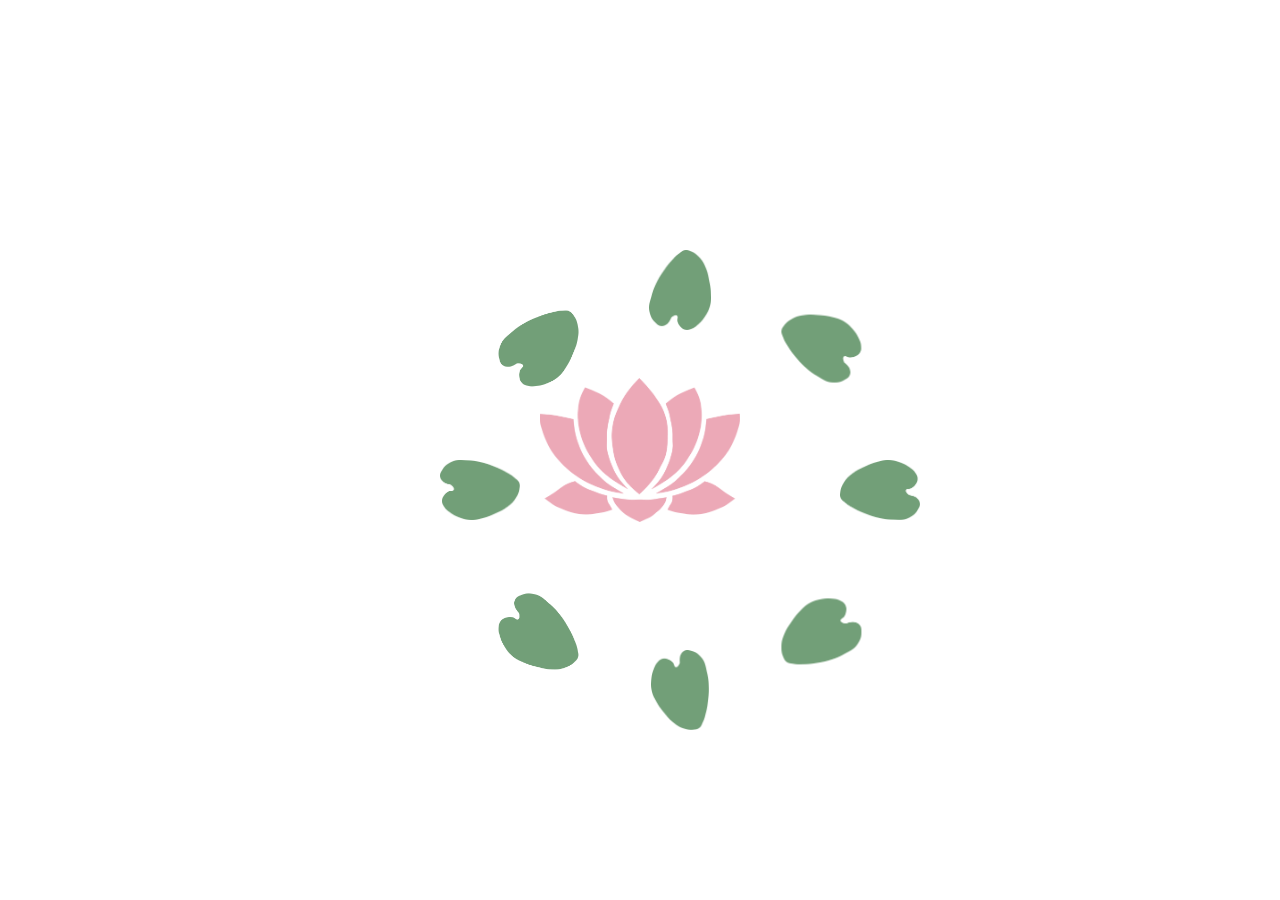
<file: index.html>
<!DOCTYPE html>
<html lang="en">
<head>
    <meta charset="UTF-8">
    <meta http-equiv="X-UA-Compatible" content="IE=edge">
    <meta name="viewport" content="width=device-width, initial-scale=1.0">
    <link rel="stylesheet" href="index.css">
    <title>Гармония Внутри</title>
</head>
<body>
    <div class="container">
        <div class="glow"></div>
        <div class="leaves-wrapper">
            <div class="leaf leaf-1">
                <img src="Лист1.png" alt="Лист">
            </div>
            <div class="leaf leaf-2">
                <img src="Лист2.png" alt="Лист">
            </div>
            <div class="leaf leaf-3">
                <img src="Лист3.png" alt="Лист">
            </div>
            <div class="leaf leaf-4">
                <img src="Лист4.png" alt="Лист">
            </div>
            <div class="leaf leaf-5">
                <img src="Лист5.png" alt="Лист">
            </div>
            <div class="leaf leaf-6">
                <img src="Лист6.png" alt="Лист">
            </div>
            <div class="leaf leaf-7">
                <img src="Лист7.png" alt="Лист">
            </div>
            <div class="leaf leaf-8">
                <img src="Лист8.png" alt="Лист">
            </div>
        </div>
        <div class="lily">
            <img src="Лилия.png" alt="Лилия">
        </div>
    </div>
    <script src="index.js"></script>
</body>
</html>
</file>
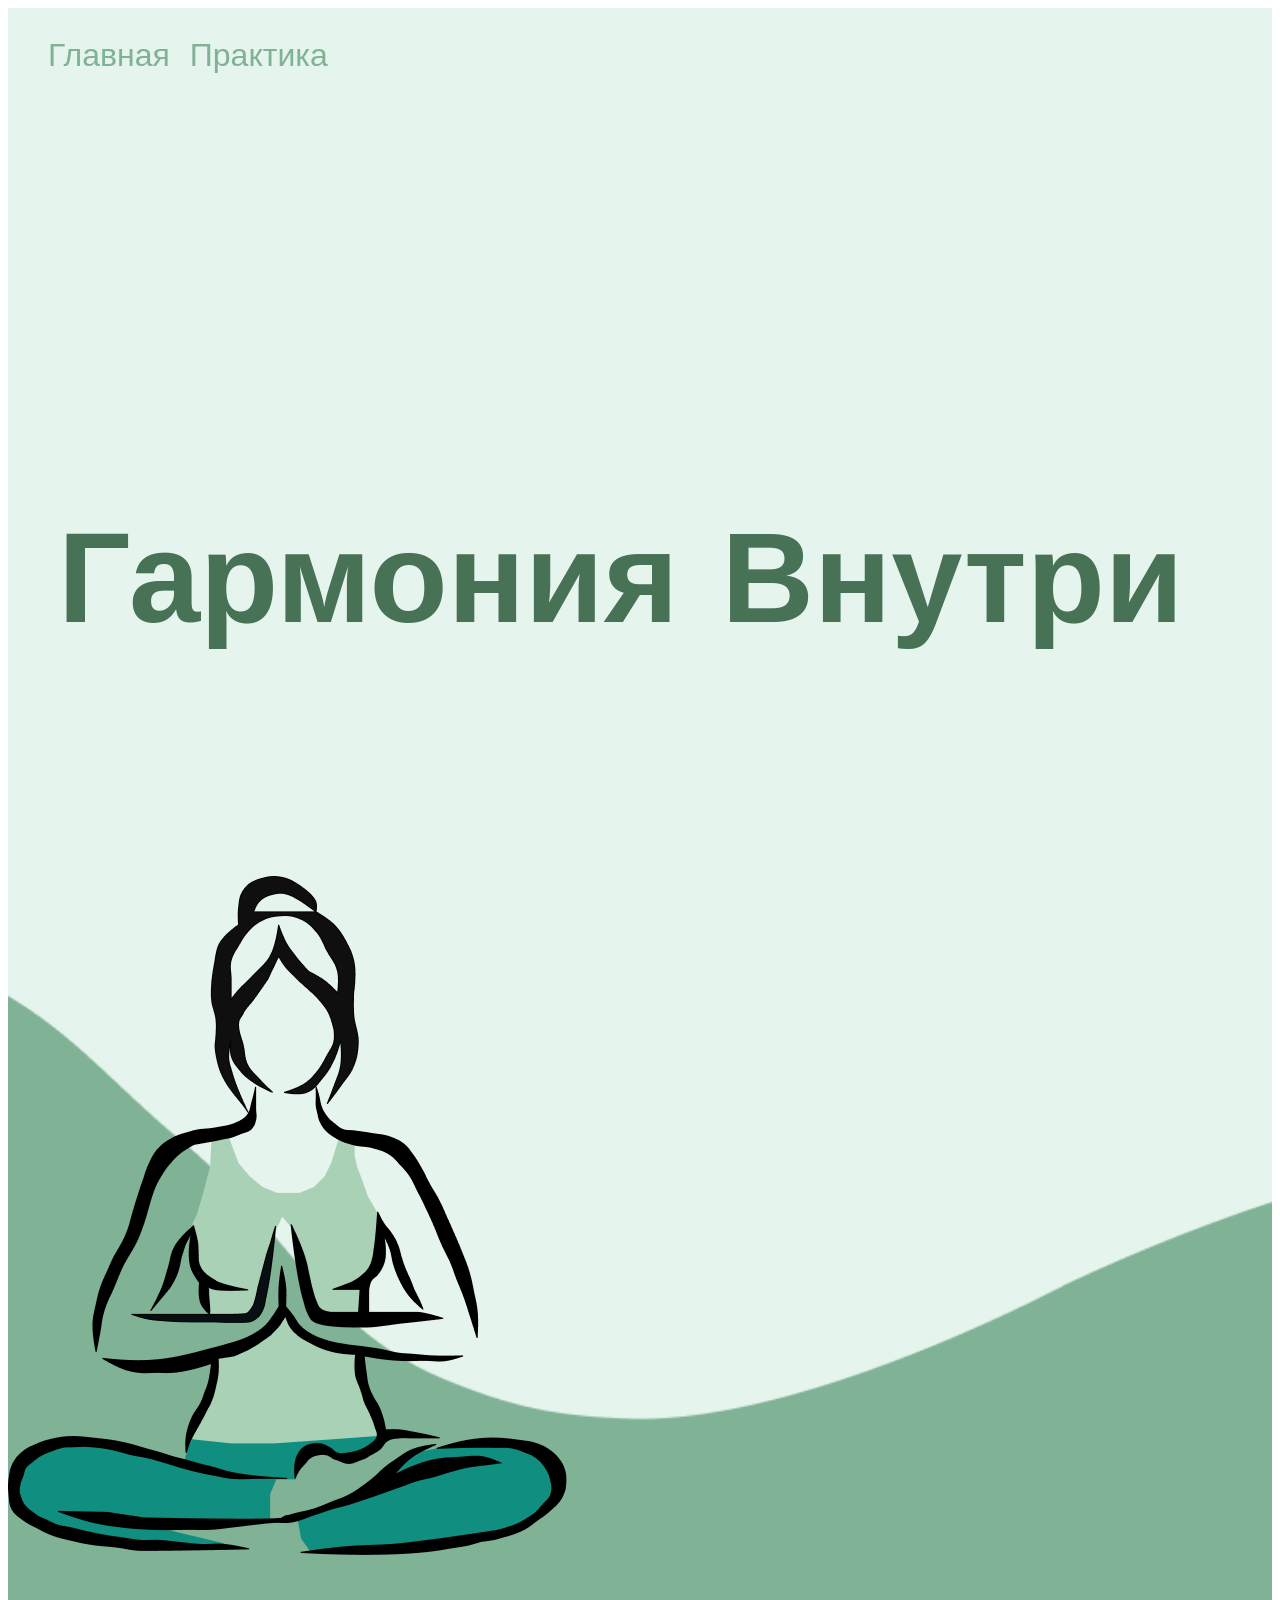
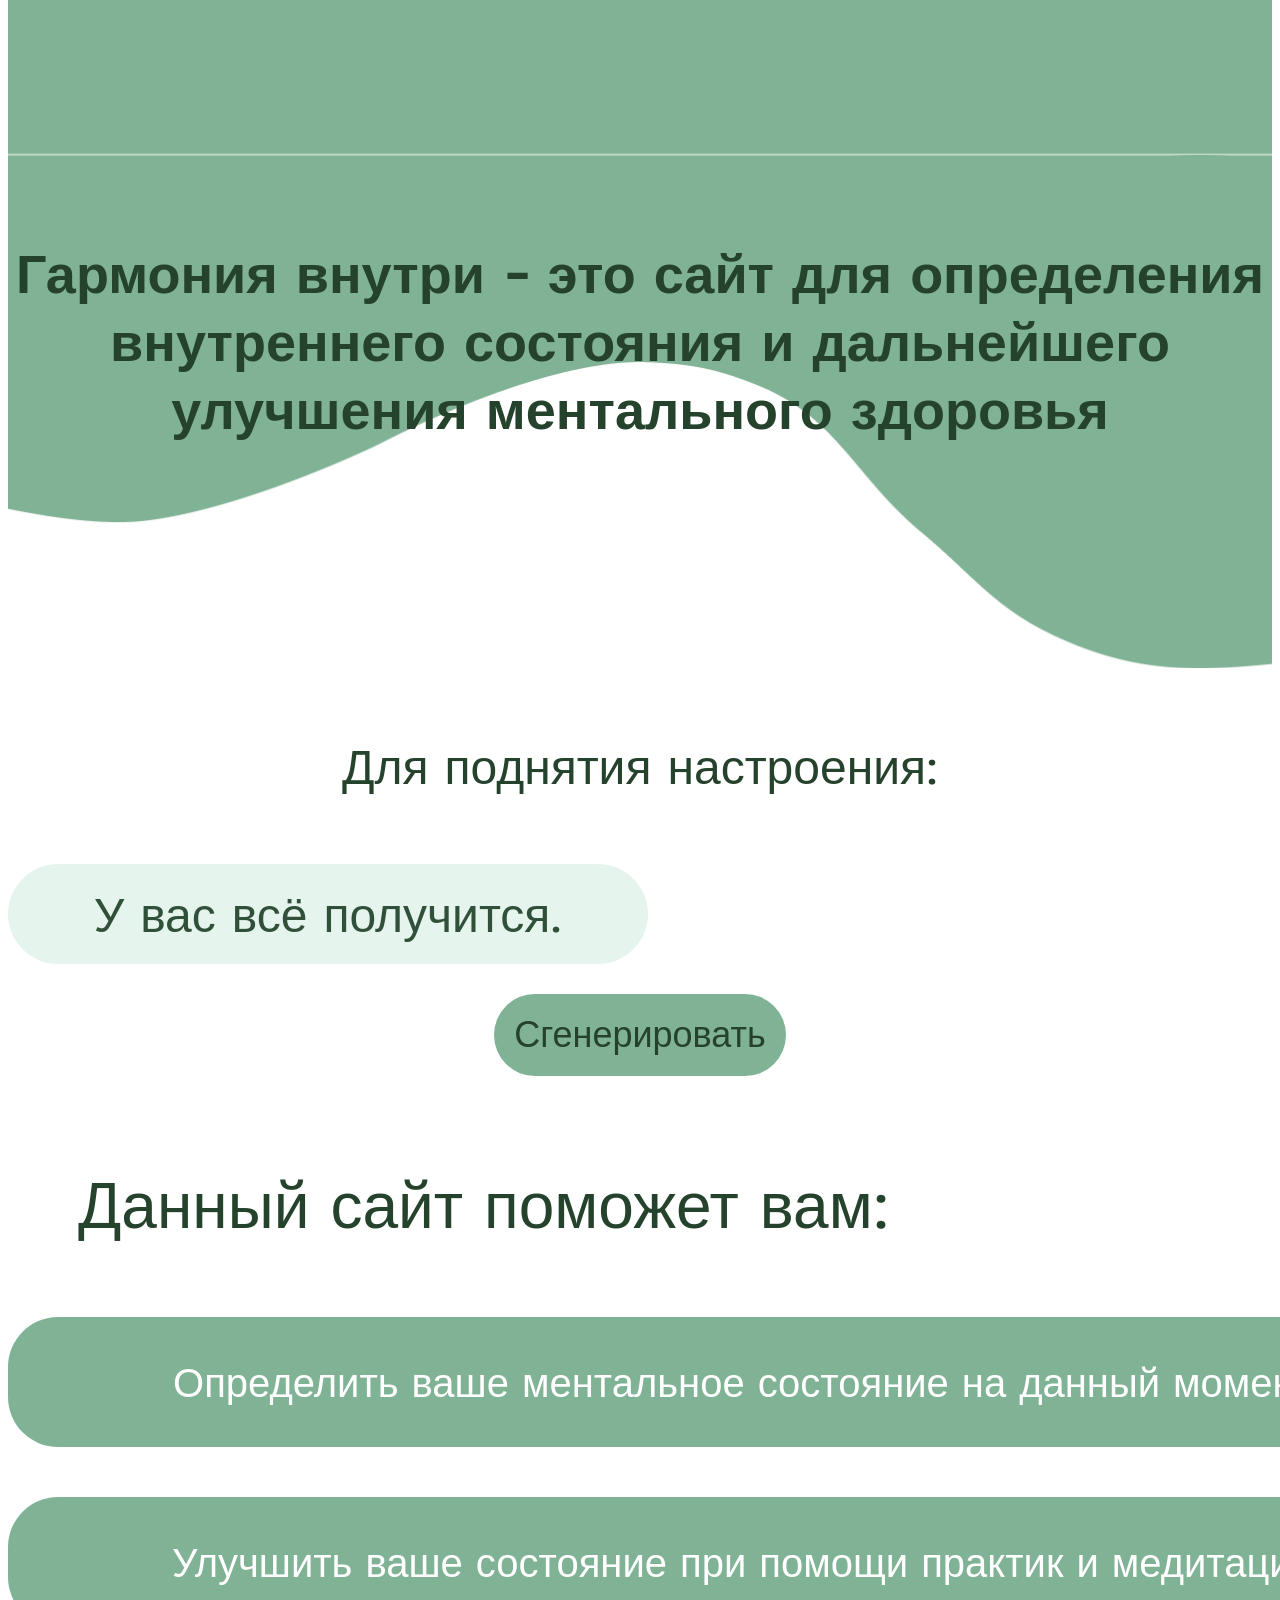
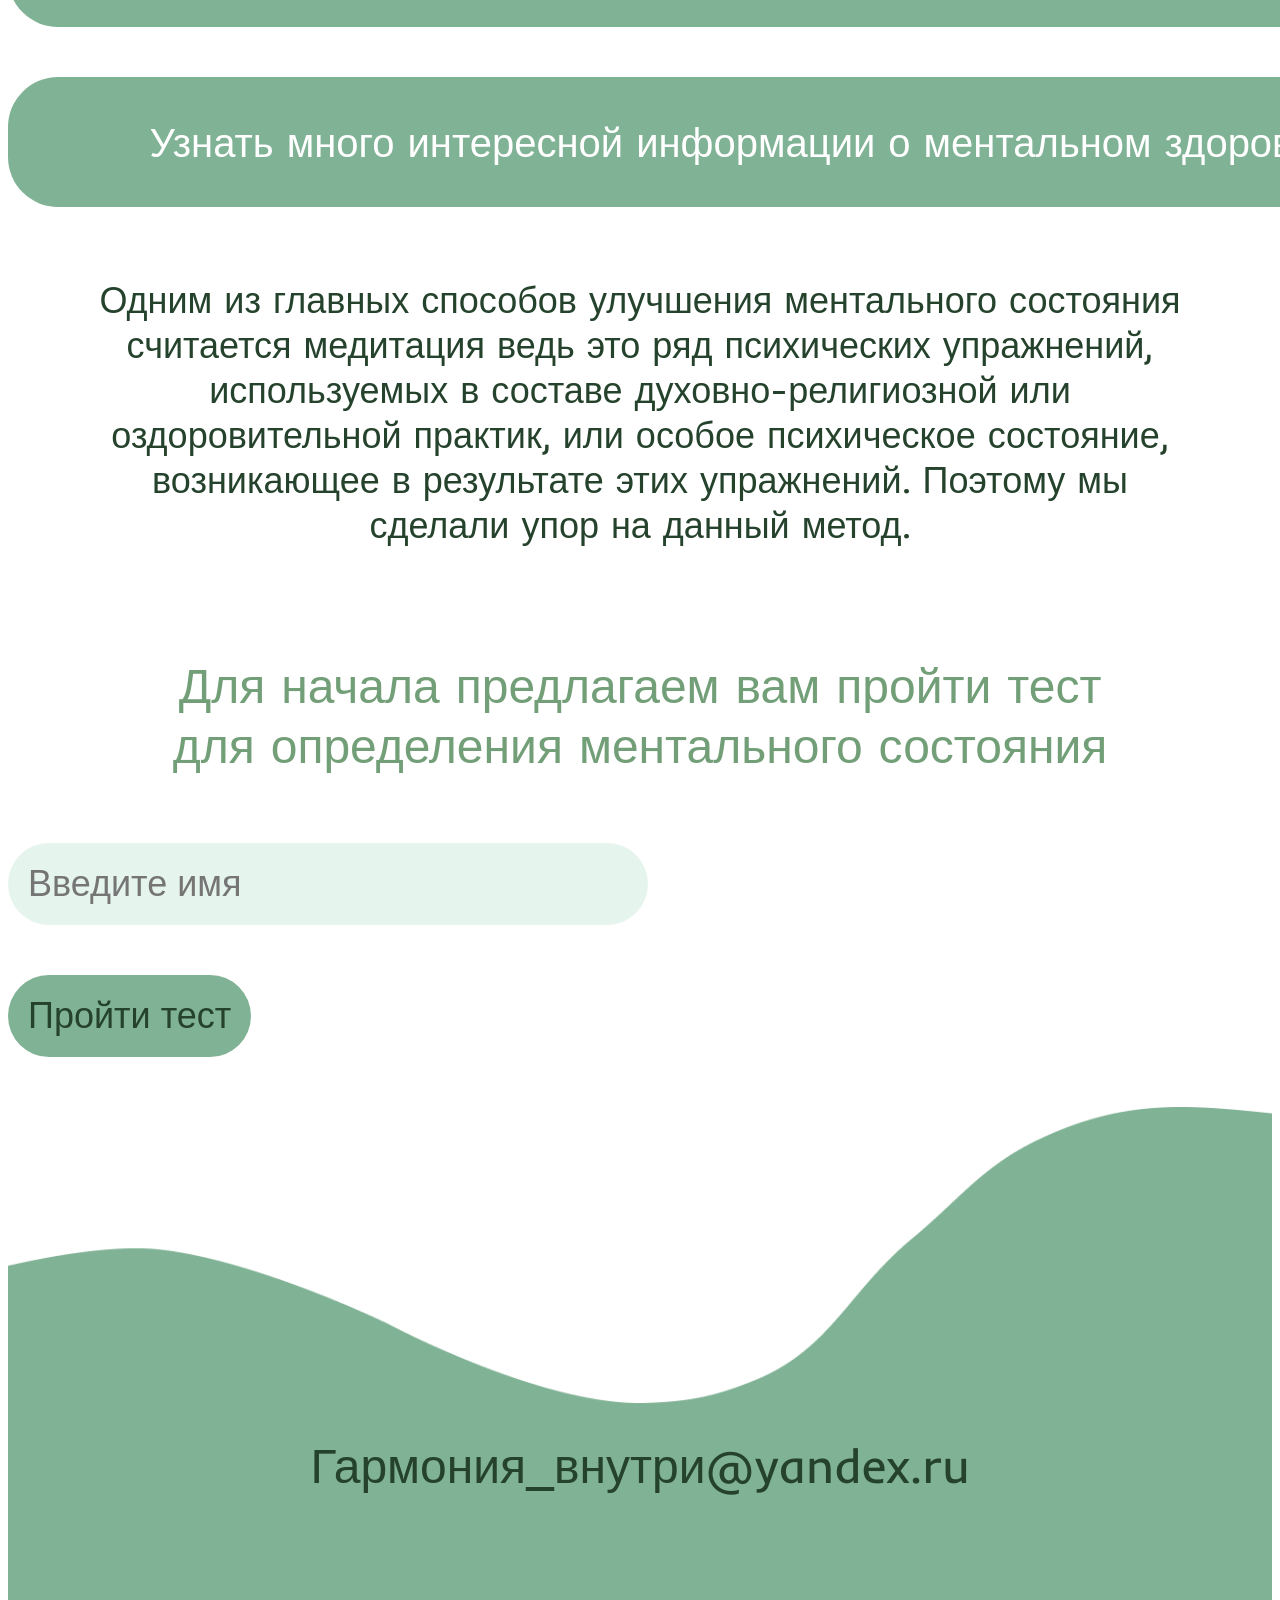
<file: main.html>
<!DOCTYPE html>
<html lang="en">
<head>
    <meta charset="UTF-8">
    <meta name="viewport" content="width=device-width, initial-scale=1.0">
    <link rel="stylesheet" href="main.css">
    <link href="https://fonts.googleapis.com/css2?family=Aguafina+Script&family=Della+Respira&family=Inder&family=Katibeh&family=Montserrat:ital,wght@0,100..900;1,100..900&family=Playwrite+CZ:wght@100..400&family=Playwrite+US+Trad+Guides&display=swap" rel="stylesheet">
    <link rel="icon" href="фавикон.png" type="image/x-icon">
    <title>Гармония Внутри</title>
</head>
<body>
    <header>
        <div class="links">
          <ul>
               <li><a href="main.html">Главная</a></li>
               <li><a href="practice.html">Практика</a></li>
            </ul>
        </div>
        <div class="name">
            <h1>Гармония Внутри</h1>
        <img src="Картина_в_шапке.png" alt="Девушка в позе лотоса" loading="lazy">
        </div>
    </header>
    <div class="description">
        <h2>Гармония внутри - это сайт для определения<br> внутреннего состояния и дальнейшего<br> улучшения ментального здоровья</h2>
    </div>
    <div class="generate">
        <p>Для поднятия настроения:</p>
        <div class="phrase">У вас всё получится.</div>
        <button class="genphrase">Сгенерировать</button>
    </div>
    <div class="privilege">
        <h2>Данный сайт поможет вам:</h2>
        <div class="advantage">Определить ваше ментальное состояние на данный момент.</div>
        <div class="advantage">Улучшить ваше состояние при помощи практик и медитаций.</div>
        <div class="advantage">Узнать много интересной информации о ментальном здоровье.</div>
        <p>Одним из главных способов улучшения ментального состояния<br>
         считается медитация ведь это ряд психических упражнений,<br>
         используемых в составе духовно-религиозной или<br>
         оздоровительной практик, или особое психическое состояние,<br>
         возникающее в результате этих упражнений. Поэтому мы<br>
         сделали упор на данный метод.</p>
    </div>
    <div class="test">
        <p>Для начала предлагаем вам пройти тест<br>
         для определения ментального состояния</p>
        <input class="user" type="name" placeholder="Введите имя">
        <button class="testbtn">Пройти тест</button>
    </div>
    <div class="footer">
        <p>Гармония_внутри@yandex.ru</p>
    </div>
    <button id="TopBtn">↑</button>
    <div id="testModal" class="modal">
        <div class="modal-content">
            <div class="modal-header">
                <span class="close-modal">Х</span>
                <h3>Тест на ментальное состояние</h3>
                <div class="progress-container">
                    <div class="progress-bar">
                        <div class="progress-fill" id="progressFill"></div>
                    </div>
                    <div class="progress-text" id="progressText">Вопрос 1 из 5</div>
                </div>
            </div>
            <div class="modal-body" id="modalBody">
            </div>
            <div class="modal-footer" id="modalFooter">
            </div>
        </div>
    </div>
    <script src="main.js"></script>
</body>
</html>
</file>
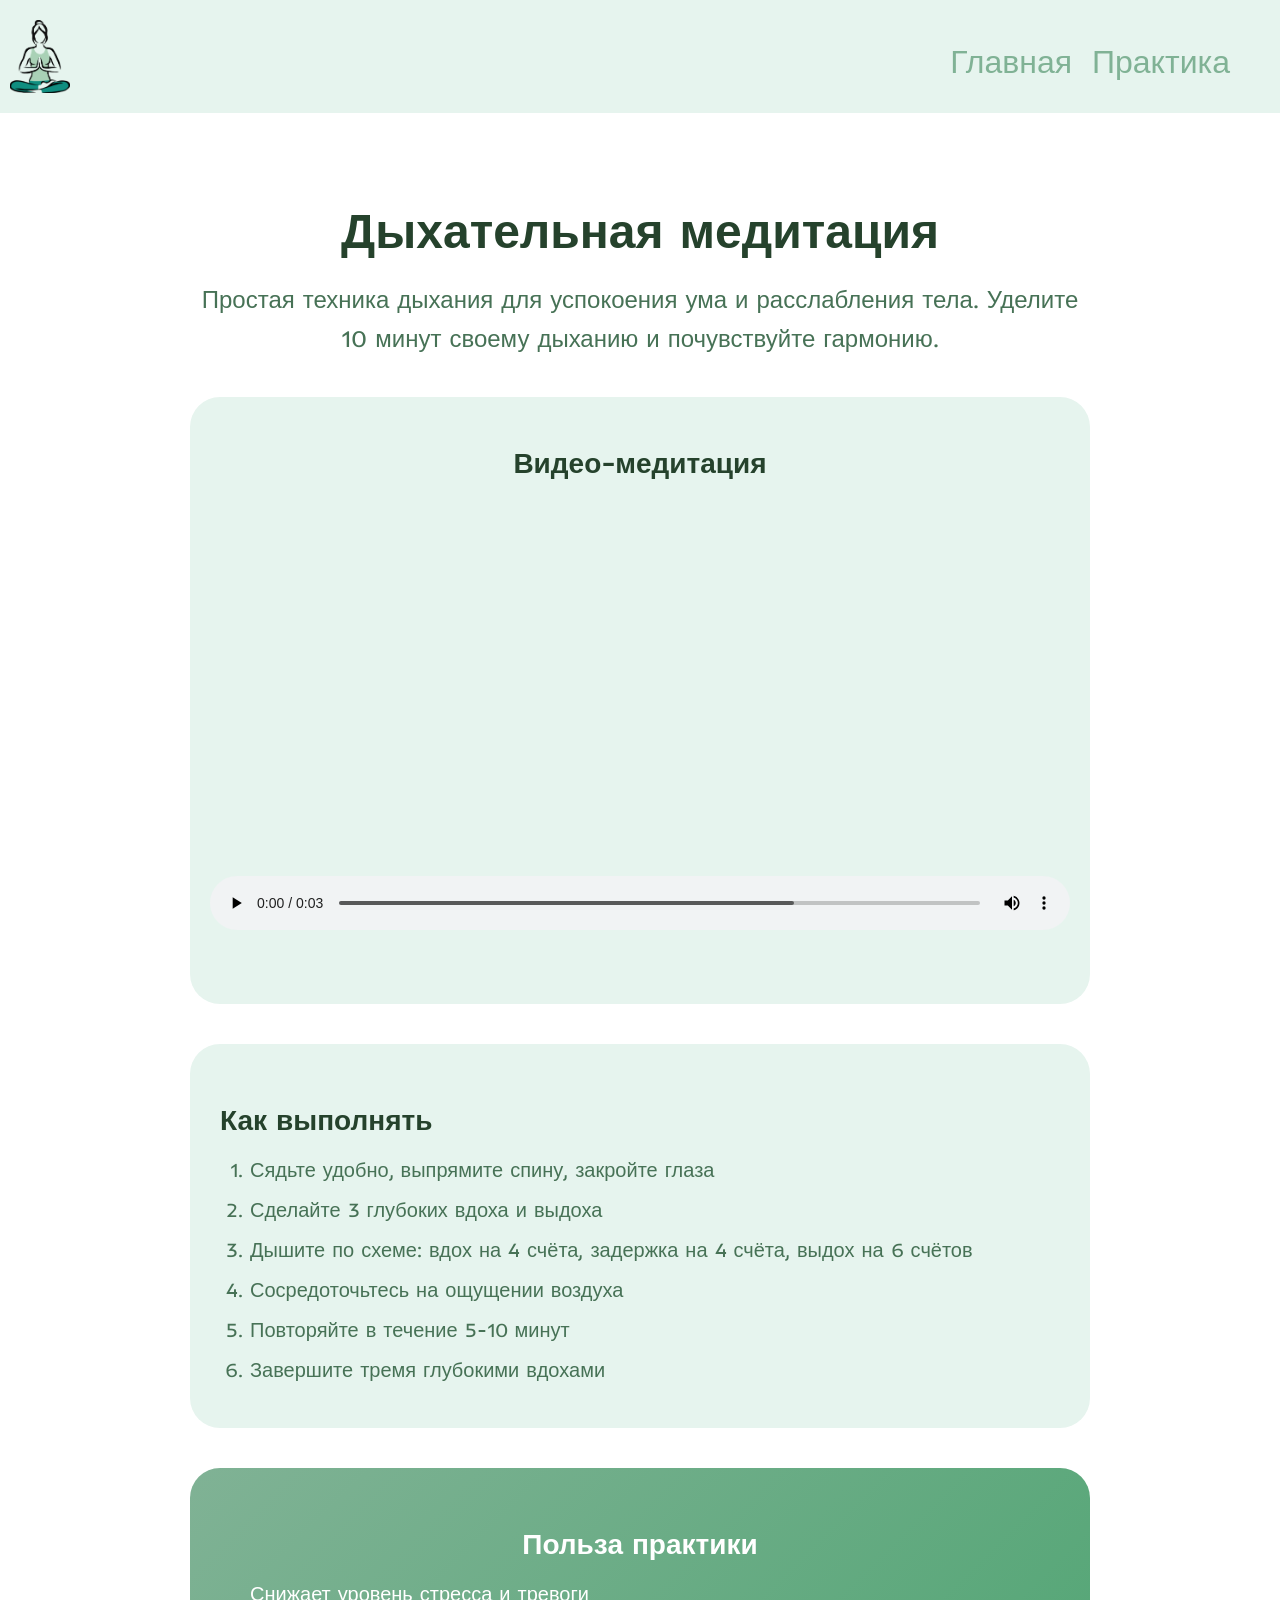
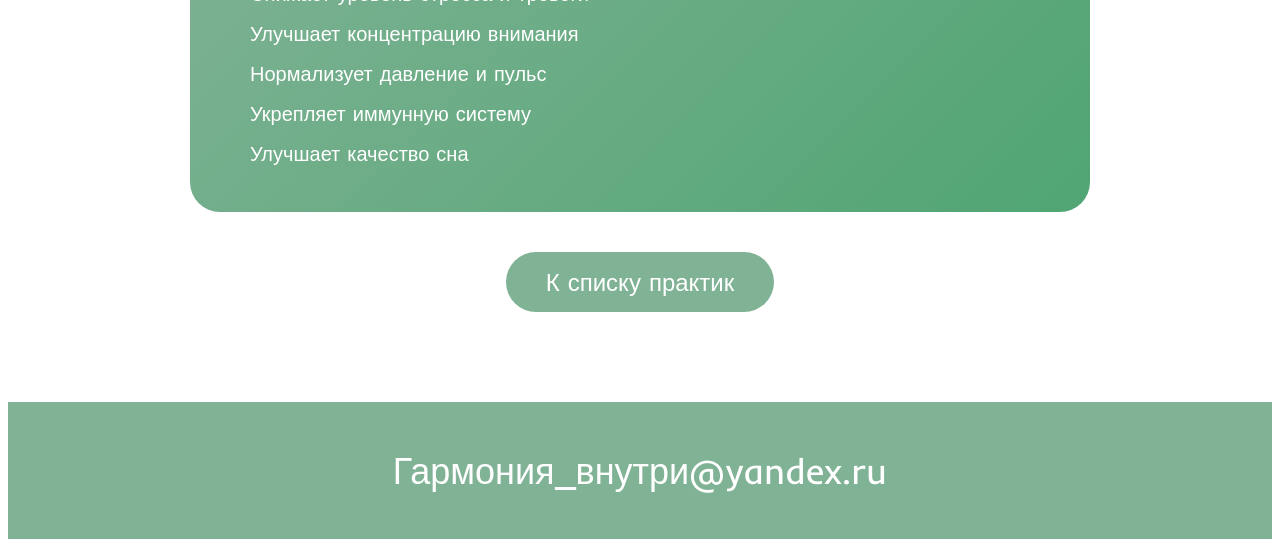
<file: pr1.html>
<!DOCTYPE html>
<html lang="en">
<head>
    <meta charset="UTF-8">
    <meta name="viewport" content="width=device-width, initial-scale=1.0">
    <link rel="stylesheet" href="pr.css">
    <link href="https://fonts.googleapis.com/css2?family=Aguafina+Script&family=Della+Respira&family=Inder&family=Katibeh&family=Montserrat:ital,wght@0,100..900;1,100..900&family=Playwrite+CZ:wght@100..400&family=Playwrite+US+Trad+Guides&display=swap" rel="stylesheet">
    <link rel="icon" href="фавикон.png" type="image/x-icon">
    <title>Гармония внутри</title>
</head>
<body>
    <header>
        <div class="links">
            <img src="Картина_в_шапке.png" alt="Девушка в позе лотоса" loading="lazy">
          <ul>
               <li><a href="main.html">Главная</a></li>
               <li><a href="practice.html">Практика</a></li>
            </ul>
        </div>
    </header>
    <main class="main-content">
        <div class="detail">
            <h1 class="title">Дыхательная медитация</h1>

            <div class="description">
                Простая техника дыхания для успокоения ума и расслабления тела.
                Уделите 10 минут своему дыханию и почувствуйте гармонию.
            </div>

            <div class="video-box">
                <h3>Видео-медитация</h3>
                <div class="video-wrapper">
                    <video width="100%" controls preload="metadata" loading="lazy">
                        <source src="Медитация1.mp4" type="video/mp4">
                    </video>
                </div>
            </div>

            <div class="steps">
                <h3>Как выполнять</h3>
                <ol>
                    <li>Сядьте удобно, выпрямите спину, закройте глаза</li>
                    <li>Сделайте 3 глубоких вдоха и выдоха</li>
                    <li>Дышите по схеме: вдох на 4 счёта, задержка на 4 счёта, выдох на 6 счётов</li>
                    <li>Сосредоточьтесь на ощущении воздуха</li>
                    <li>Повторяйте в течение 5-10 минут</li>
                    <li>Завершите тремя глубокими вдохами</li>
                </ol>
            </div>

            <div class="benefits">
                <h3>Польза практики</h3>
                <ul>
                    <li>Снижает уровень стресса и тревоги</li>
                    <li>Улучшает концентрацию внимания</li>
                    <li>Нормализует давление и пульс</li>
                    <li>Укрепляет иммунную систему</li>
                    <li>Улучшает качество сна</li>
                </ul>
            </div>

            <div class="center">
                <a href="practice.html" class="back-btn">К списку практик</a>
            </div>
        </div>
    </main>
    <div class="footer">
        <p>Гармония_внутри@yandex.ru</p>
    </div>
    <script src="pr.js"></script>
</body>
</html>
</file>
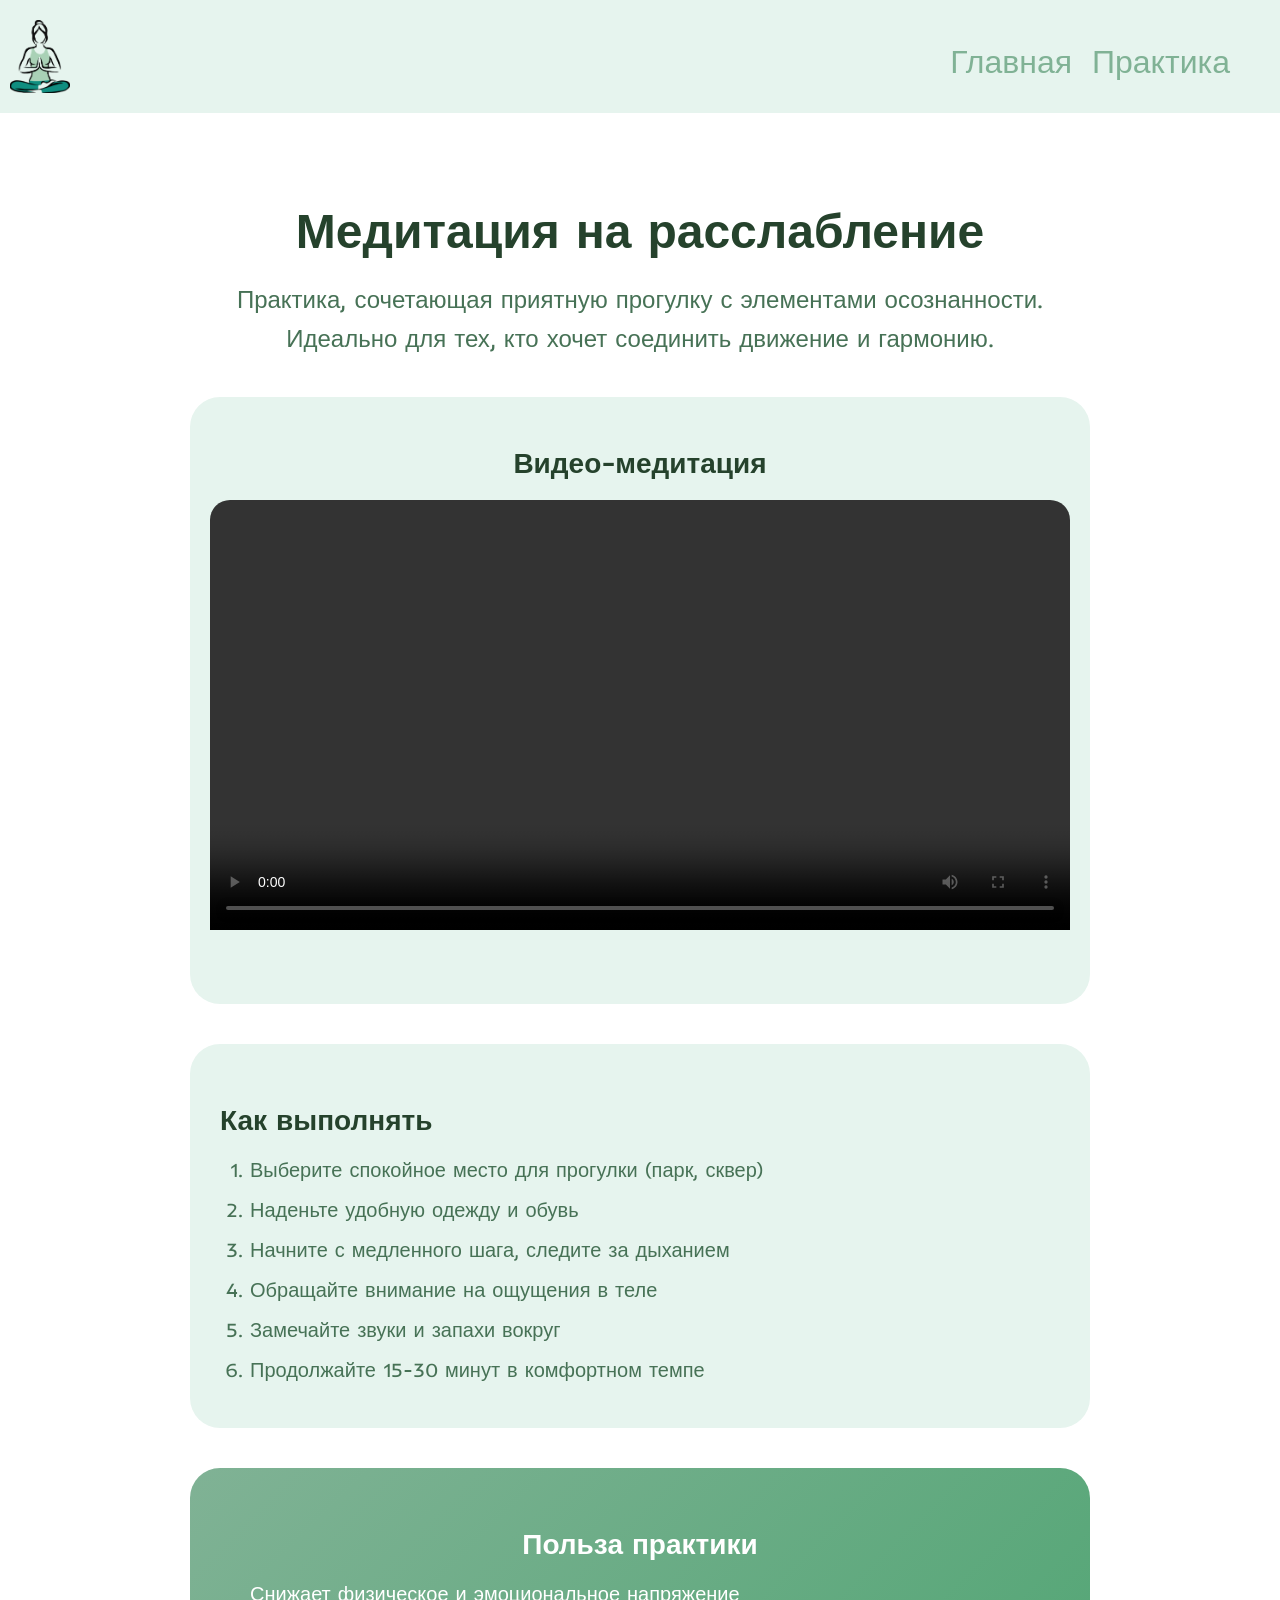
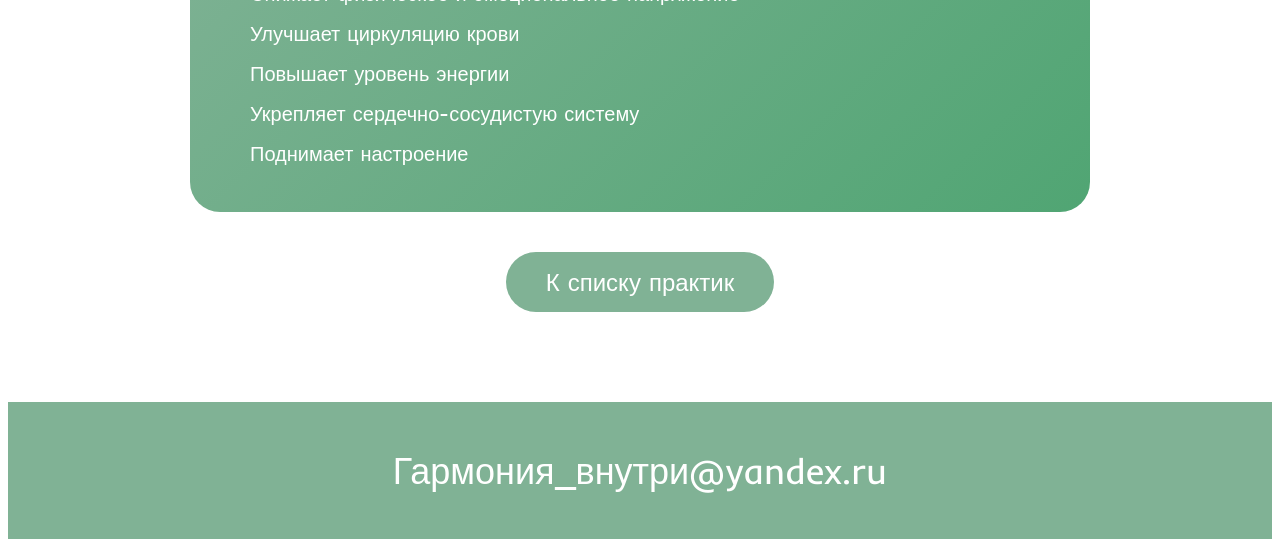
<file: pr2.html>
<!DOCTYPE html>
<html lang="en">
<head>
    <meta charset="UTF-8">
    <meta name="viewport" content="width=device-width, initial-scale=1.0">
    <link rel="stylesheet" href="pr.css">
    <link href="https://fonts.googleapis.com/css2?family=Aguafina+Script&family=Della+Respira&family=Inder&family=Katibeh&family=Montserrat:ital,wght@0,100..900;1,100..900&family=Playwrite+CZ:wght@100..400&family=Playwrite+US+Trad+Guides&display=swap" rel="stylesheet">
    <link rel="icon" href="фавикон.png" type="image/x-icon">
    <title>Гармония внутри</title>
</head>
<body>
    <header>
        <div class="links">
            <img src="Картина_в_шапке.png" alt="Девушка в позе лотоса" loading="lazy">
          <ul>
               <li><a href="main.html">Главная</a></li>
               <li><a href="practice.html">Практика</a></li>
            </ul>
        </div>
    </header>
     <main class="main-content">
        <div class="detail">
            <h1 class="title">Медитация на расслабление</h1>

            <div class="description">
                Практика, сочетающая приятную прогулку с элементами осознанности.
                Идеально для тех, кто хочет соединить движение и гармонию.
            </div>

            <div class="video-box">
                <h3>Видео-медитация</h3>
                <div class="video-wrapper">
                    <video width="100%" controls preload="metadata" loading="lazy">
                        <source src="Медетация2.mp4" type="video/mp4">
                    </video>
                </div>
            </div>

            <div class="steps">
                <h3>Как выполнять</h3>
                <ol>
                    <li>Выберите спокойное место для прогулки (парк, сквер)</li>
                    <li>Наденьте удобную одежду и обувь</li>
                    <li>Начните с медленного шага, следите за дыханием</li>
                    <li>Обращайте внимание на ощущения в теле</li>
                    <li>Замечайте звуки и запахи вокруг</li>
                    <li>Продолжайте 15-30 минут в комфортном темпе</li>
                </ol>
            </div>

            <div class="benefits">
                <h3>Польза практики</h3>
                <ul>
                    <li>Снижает физическое и эмоциональное напряжение</li>
                    <li>Улучшает циркуляцию крови</li>
                    <li>Повышает уровень энергии</li>
                    <li>Укрепляет сердечно-сосудистую систему</li>
                    <li>Поднимает настроение</li>
                </ul>
            </div>

            <div class="center">
                <a href="practice.html" class="back-btn">К списку практик</a>
            </div>
        </div>
    </main>
    <div class="footer">
        <p>Гармония_внутри@yandex.ru</p>
    </div>
    <script src="pr.js"></script>
</body>
</html>
</file>
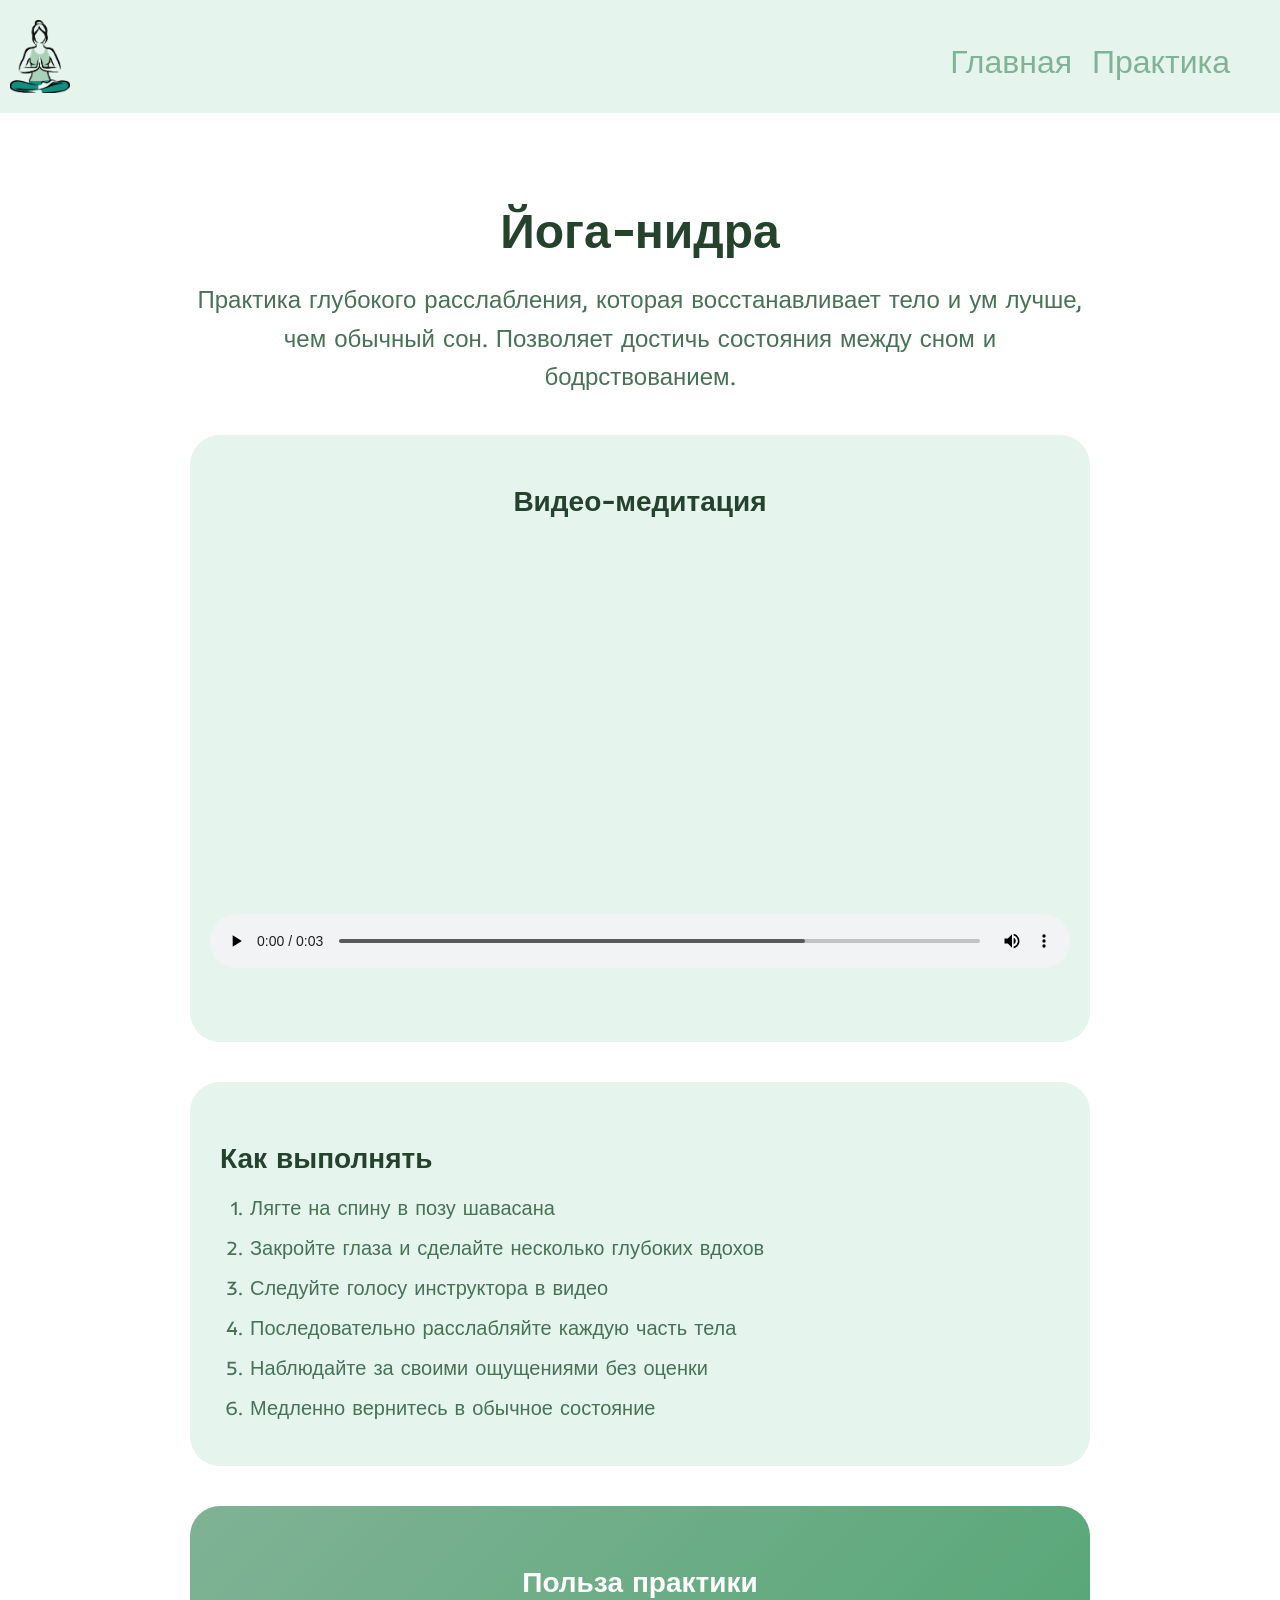
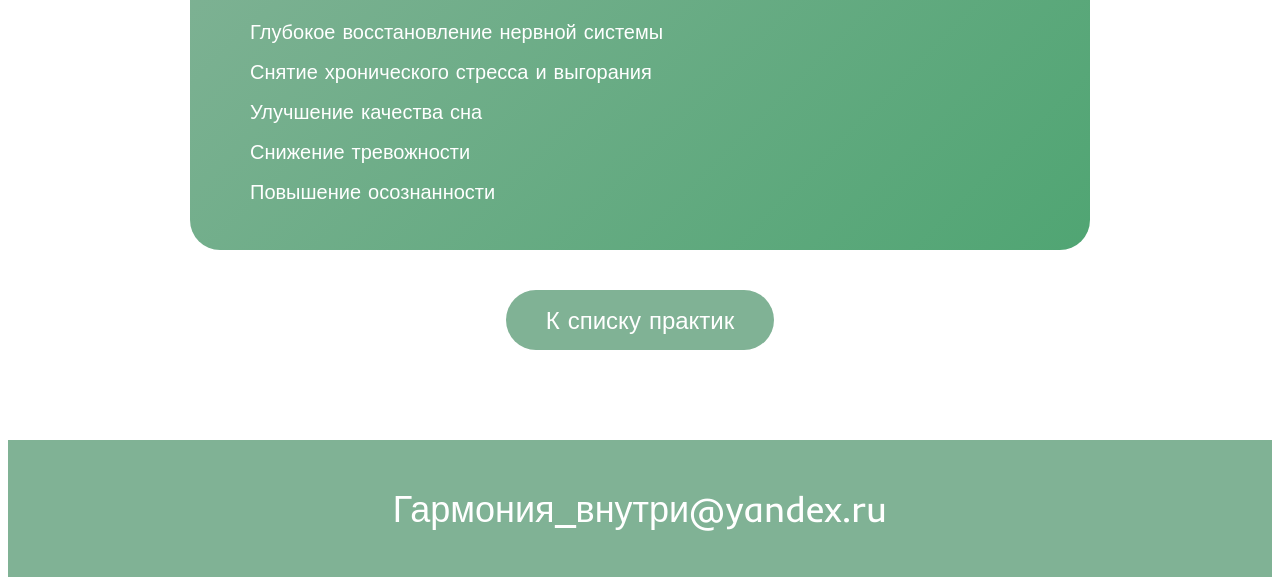
<file: pr3.html>
<!DOCTYPE html>
<html lang="en">
<head>
    <meta charset="UTF-8">
    <meta name="viewport" content="width=device-width, initial-scale=1.0">
    <link rel="stylesheet" href="pr.css">
    <link href="https://fonts.googleapis.com/css2?family=Aguafina+Script&family=Della+Respira&family=Inder&family=Katibeh&family=Montserrat:ital,wght@0,100..900;1,100..900&family=Playwrite+CZ:wght@100..400&family=Playwrite+US+Trad+Guides&display=swap" rel="stylesheet">
    <link rel="icon" href="фавикон.png" type="image/x-icon">
    <title>Гармония внутри</title>
</head>
<body>
    <header>
        <div class="links">
            <img src="Картина_в_шапке.png" alt="Девушка в позе лотоса" loading="lazy">
          <ul>
               <li><a href="main.html">Главная</a></li>
               <li><a href="practice.html">Практика</a></li>
            </ul>
        </div>
    </header>
    <main class="main-content">
        <div class="detail">
            <h1 class="title">Йога-нидра</h1>

            <div class="description">
                Практика глубокого расслабления, которая восстанавливает тело и ум
                лучше, чем обычный сон. Позволяет достичь состояния между сном и бодрствованием.
            </div>

            <div class="video-box">
                <h3>Видео-медитация</h3>
                <div class="video-wrapper">
                    <video width="100%" controls preload="metadata" loading="lazy">
                        <source src="Йога.mp4" type="video/mp4">
                    </video>
                </div>
            </div>

            <div class="steps" loading="lazy">
                <h3>Как выполнять</h3>
                <ol>
                    <li>Лягте на спину в позу шавасана</li>
                    <li>Закройте глаза и сделайте несколько глубоких вдохов</li>
                    <li>Следуйте голосу инструктора в видео</li>
                    <li>Последовательно расслабляйте каждую часть тела</li>
                    <li>Наблюдайте за своими ощущениями без оценки</li>
                    <li>Медленно вернитесь в обычное состояние</li>
                </ol>
            </div>

            <div class="benefits">
                <h3>Польза практики</h3>
                <ul>
                    <li>Глубокое восстановление нервной системы</li>
                    <li>Снятие хронического стресса и выгорания</li>
                    <li>Улучшение качества сна</li>
                    <li>Снижение тревожности</li>
                    <li>Повышение осознанности</li>
                </ul>
            </div>

            <div class="center">
                <a href="practice.html" class="back-btn">К списку практик</a>
            </div>
        </div>
    </main>
    <div class="footer">
        <p>Гармония_внутри@yandex.ru</p>
    </div>
    <script src="pr.js"></script>
</body>
</html>
</file>
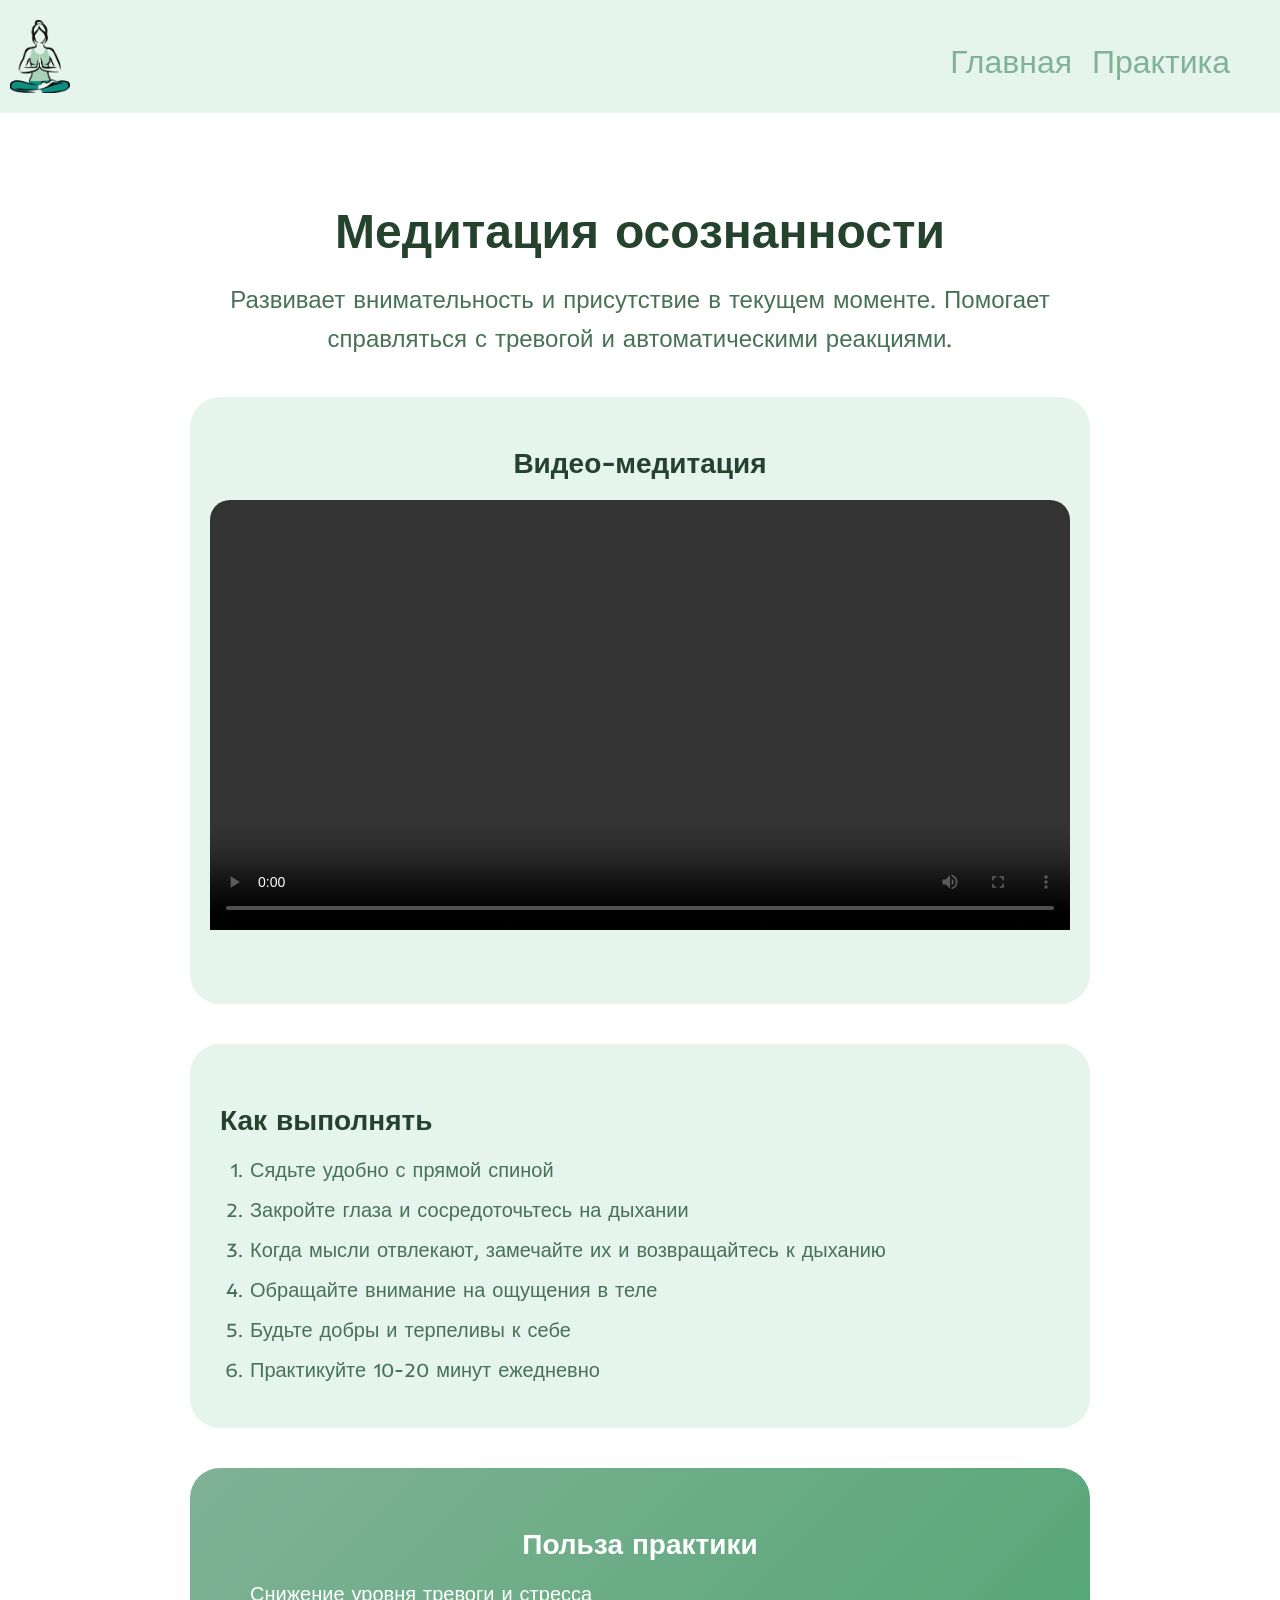
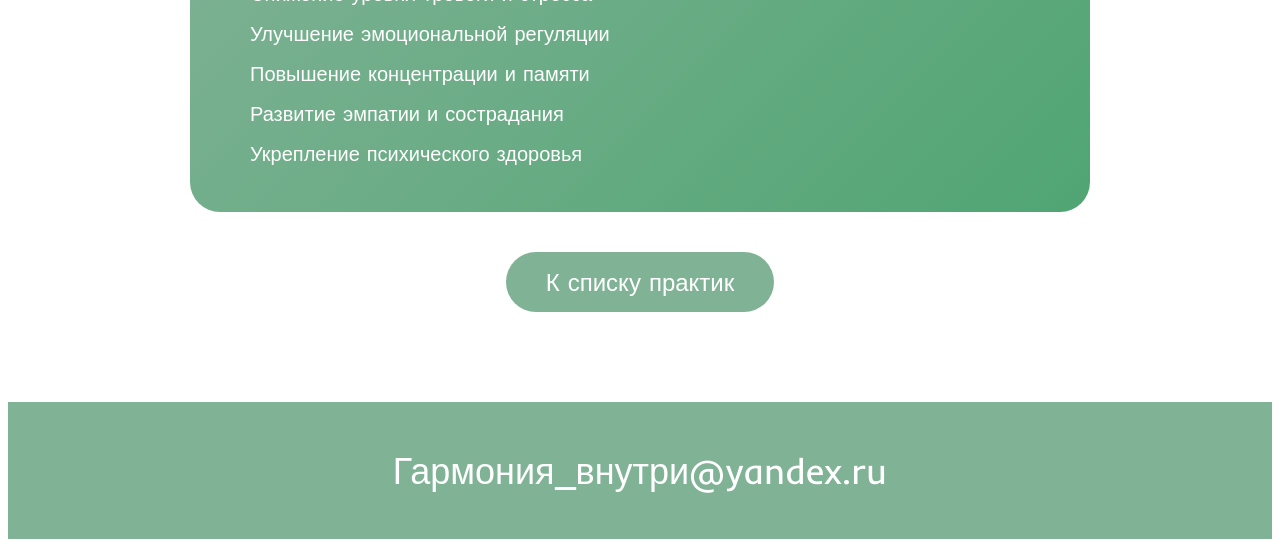
<file: pr4.html>
<!DOCTYPE html>
<html lang="en">
<head>
    <meta charset="UTF-8">
    <meta name="viewport" content="width=device-width, initial-scale=1.0">
    <link rel="stylesheet" href="pr.css">
    <link href="https://fonts.googleapis.com/css2?family=Aguafina+Script&family=Della+Respira&family=Inder&family=Katibeh&family=Montserrat:ital,wght@0,100..900;1,100..900&family=Playwrite+CZ:wght@100..400&family=Playwrite+US+Trad+Guides&display=swap" rel="stylesheet">
    <link rel="icon" href="фавикон.png" type="image/x-icon">
    <title>Гармония внутри</title>
</head>
<body>
    <header>
        <div class="links">
            <img src="Картина_в_шапке.png" alt="Девушка в позе лотоса" loading="lazy">
          <ul>
               <li><a href="main.html">Главная</a></li>
               <li><a href="practice.html">Практика</a></li>
            </ul>
        </div>
    </header>
    <main class="main-content" loading="lazy">
        <div class="detail">
            <h1 class="title">Медитация осознанности</h1>

            <div class="description">
                Развивает внимательность и присутствие в текущем моменте.
                Помогает справляться с тревогой и автоматическими реакциями.
            </div>

            <div class="video-box">
                <h3>Видео-медитация</h3>
                <div class="video-wrapper">
                    <video width="100%" controls preload="metadata" loading="lazy">
                        <source src="Медетация2.mp4" type="video/mp4">
                    </video>
                </div>
            </div>

            <div class="steps">
                <h3>Как выполнять</h3>
                <ol>
                    <li>Сядьте удобно с прямой спиной</li>
                    <li>Закройте глаза и сосредоточьтесь на дыхании</li>
                    <li>Когда мысли отвлекают, замечайте их и возвращайтесь к дыханию</li>
                    <li>Обращайте внимание на ощущения в теле</li>
                    <li>Будьте добры и терпеливы к себе</li>
                    <li>Практикуйте 10-20 минут ежедневно</li>
                </ol>
            </div>

            <div class="benefits">
                <h3>Польза практики</h3>
                <ul>
                    <li>Снижение уровня тревоги и стресса</li>
                    <li>Улучшение эмоциональной регуляции</li>
                    <li>Повышение концентрации и памяти</li>
                    <li>Развитие эмпатии и сострадания</li>
                    <li>Укрепление психического здоровья</li>
                </ul>
            </div>

            <div class="center">
                <a href="practice.html" class="back-btn">К списку практик</a>
            </div>
        </div>
    </main>
    <div class="footer">
        <p>Гармония_внутри@yandex.ru</p>
    </div>
    <script src="pr.js"></script>
</body>
</html>
</file>
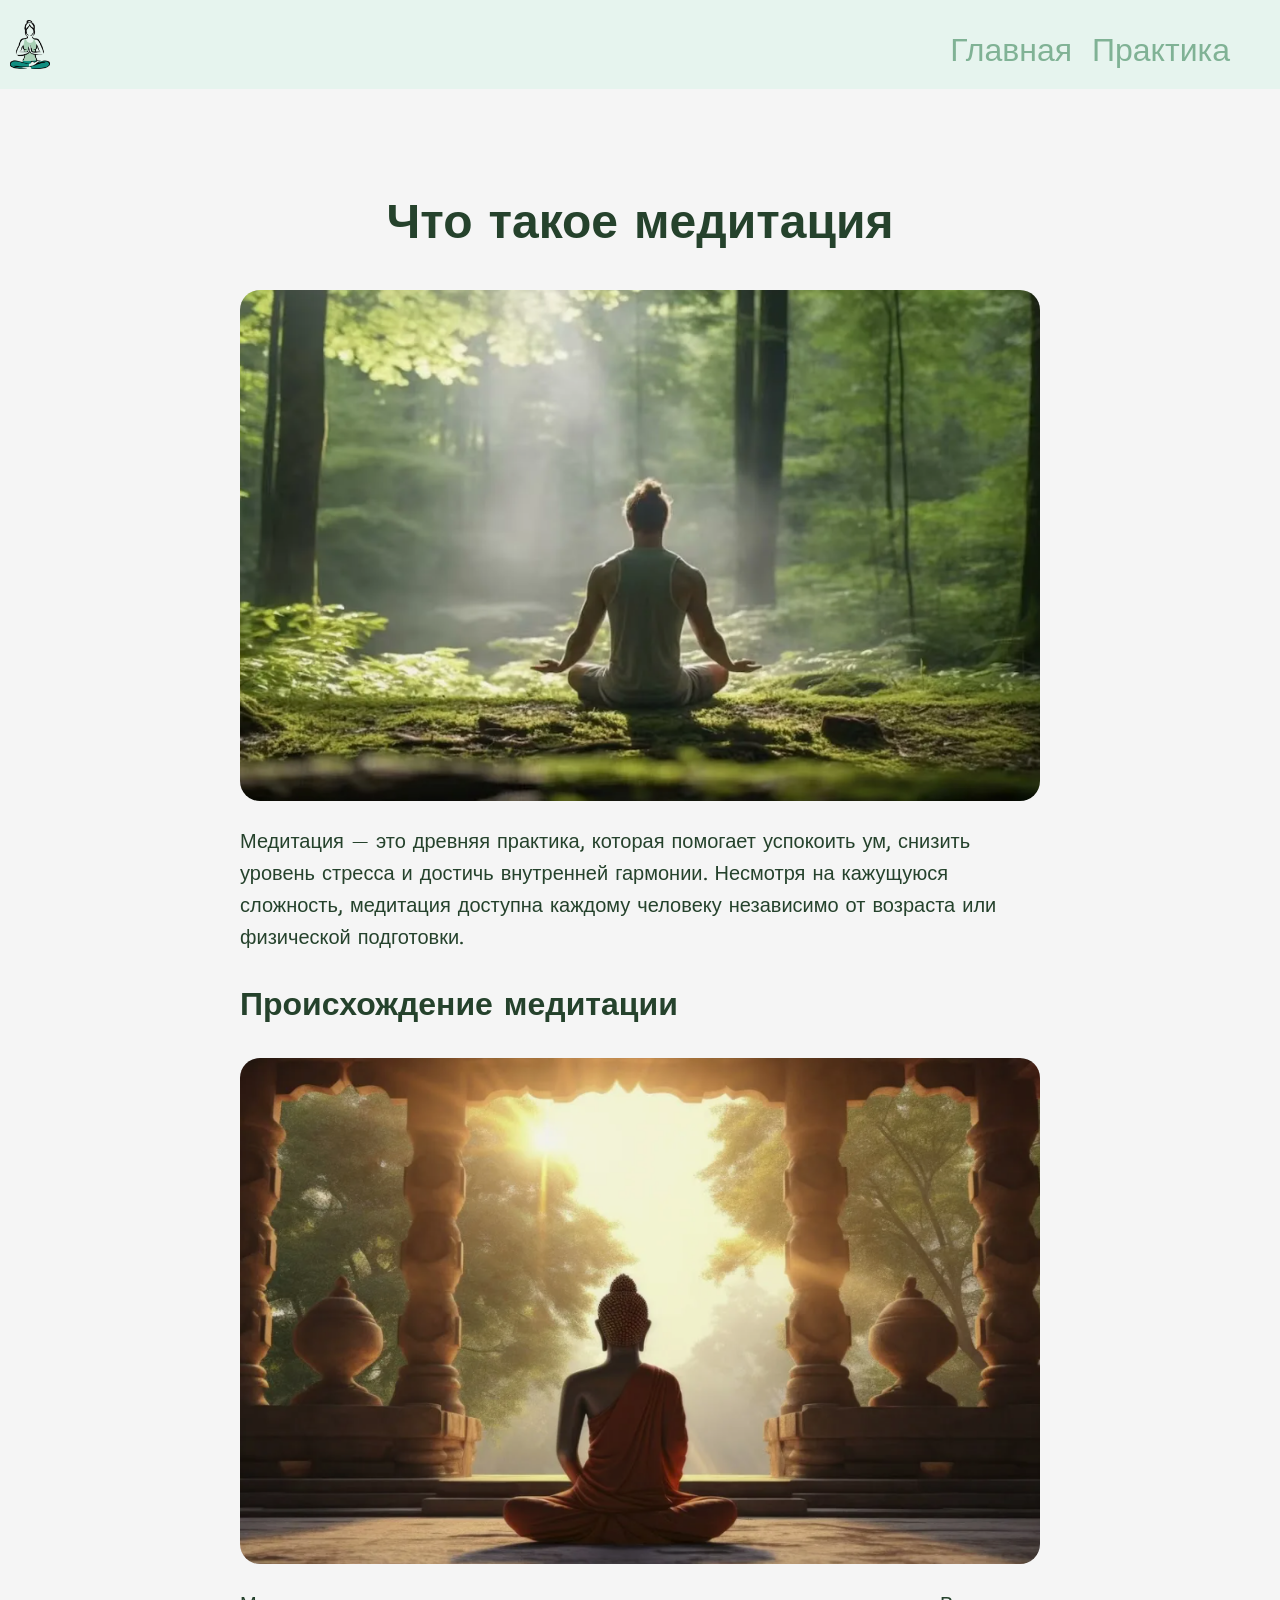
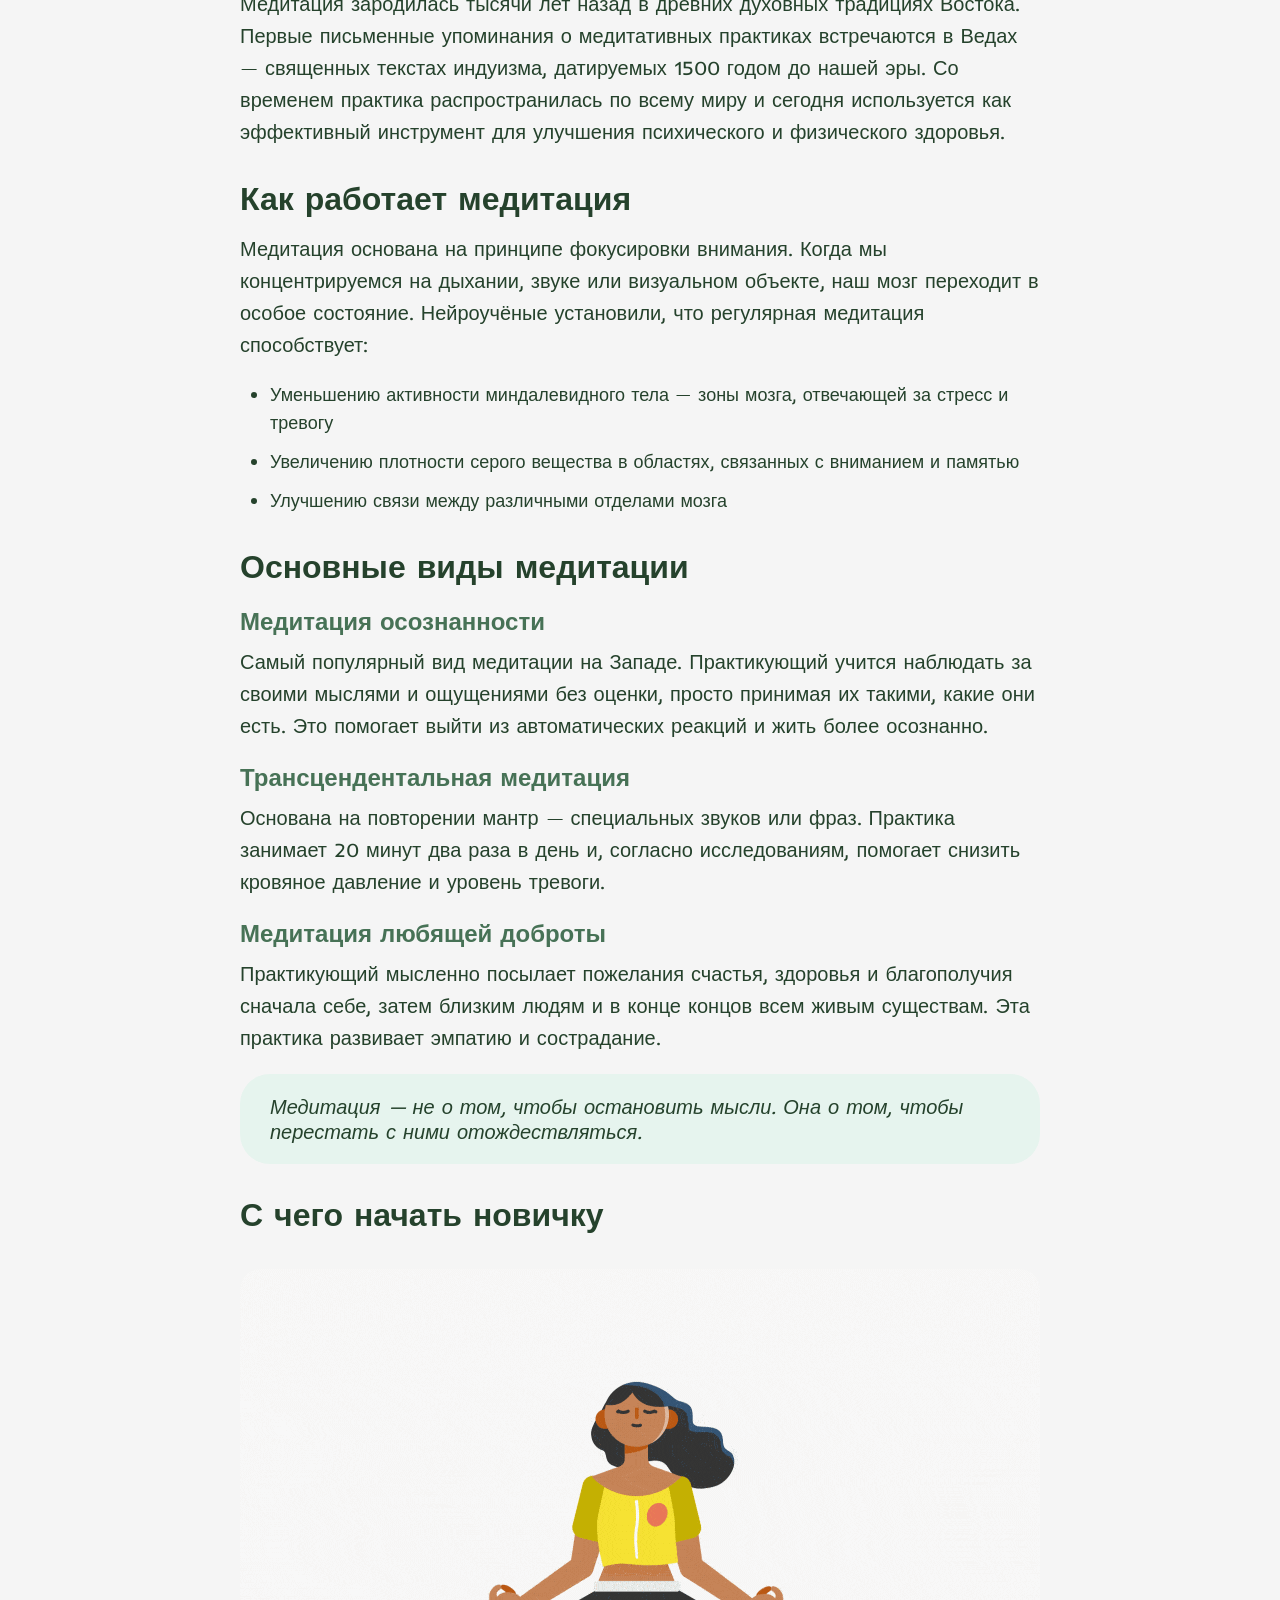
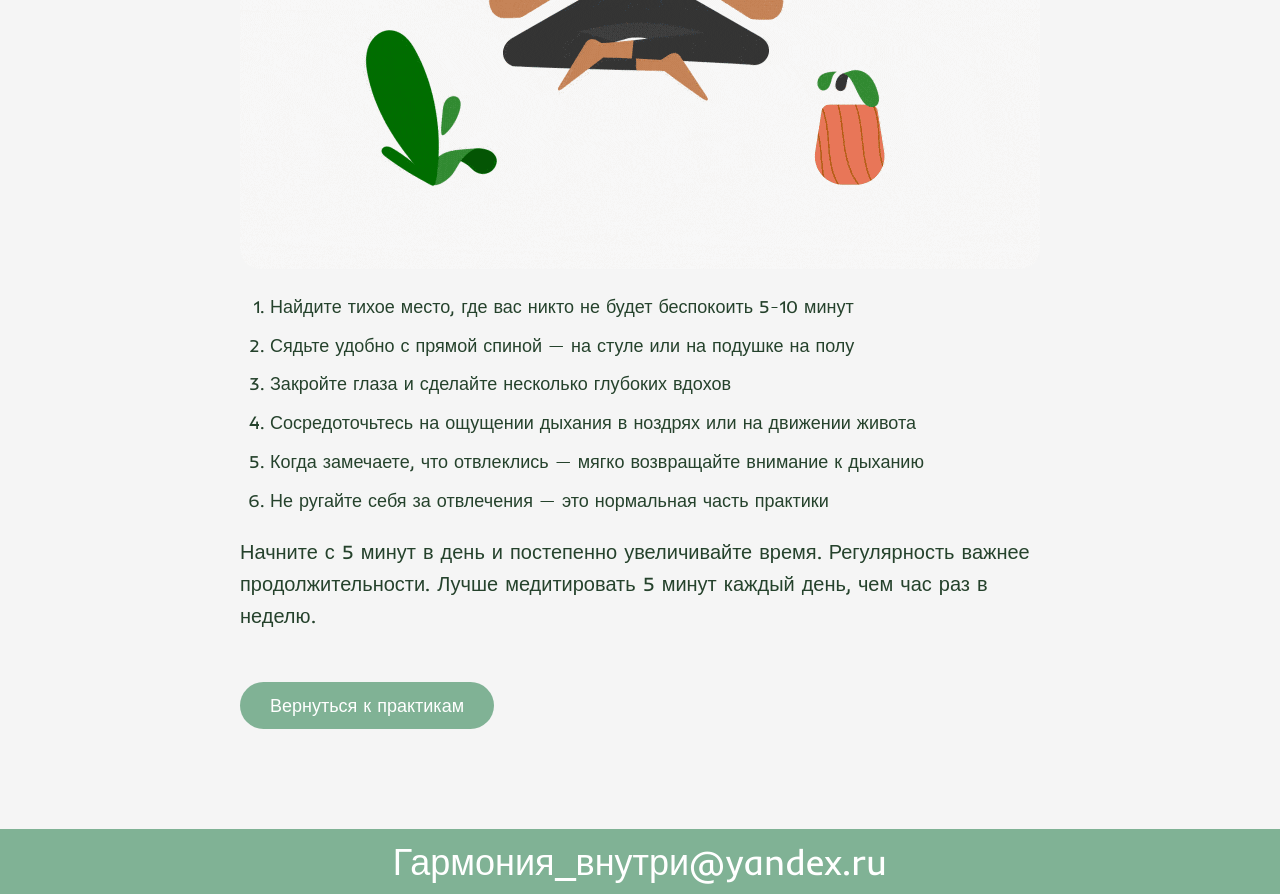
<file: st1.html>
<!DOCTYPE html>
<html lang="en">
<head>
    <meta charset="UTF-8">
    <meta name="viewport" content="width=device-width, initial-scale=1.0">
    <link rel="stylesheet" href="st.css">
    <link href="https://fonts.googleapis.com/css2?family=Inder&display=swap" rel="stylesheet">
    <link rel="icon" href="фавикон.png" type="image/x-icon">
    <title>Гармония Внутри</title>
</head>
<body>
    <div class="circle-1"></div>
    <div class="circle-2"></div>
    <div class="circle-3"></div>
    <div class="circle-4"></div>
    <div class="circle-5"></div>
    <div class="circle-6"></div>
    <div class="circle-7"></div>
    <div class="circle-8"></div>
    <div class="circle-9"></div>
    <div class="circle-10"></div>
    <div class="circle-11"></div>
    <div class="circle-12"></div>
    <div class="circle-13"></div>

    <header>
        <div class="links">
            <img src="Картина_в_шапке.png" alt="Лотос" loading="lazy">
            <ul>
                <li><a href="main.html">Главная</a></li>
                <li><a href="practice.html">Практика</a></li>
            </ul>
        </div>
    </header>

    <main class="main-content">
        <div class="article-content">
            <h1>Что такое медитация</h1>
            <img src="Мед1.png" alt="Мужчина медитирующий в лесу">
            <p>Медитация — это древняя практика, которая помогает успокоить ум, снизить уровень стресса и достичь внутренней гармонии. Несмотря на кажущуюся сложность, медитация доступна каждому человеку независимо от возраста или физической подготовки.</p>
            
            <h2>Происхождение медитации</h2>
            <img src="Йог.png" alt="Йог">
            <p>Медитация зародилась тысячи лет назад в древних духовных традициях Востока. Первые письменные упоминания о медитативных практиках встречаются в Ведах — священных текстах индуизма, датируемых 1500 годом до нашей эры. Со временем практика распространилась по всему миру и сегодня используется как эффективный инструмент для улучшения психического и физического здоровья.</p>
            
            <h2>Как работает медитация</h2>
            <p>Медитация основана на принципе фокусировки внимания. Когда мы концентрируемся на дыхании, звуке или визуальном объекте, наш мозг переходит в особое состояние. Нейроучёные установили, что регулярная медитация способствует:</p>
            <ul>
                <li>Уменьшению активности миндалевидного тела — зоны мозга, отвечающей за стресс и тревогу</li>
                <li>Увеличению плотности серого вещества в областях, связанных с вниманием и памятью</li>
                <li>Улучшению связи между различными отделами мозга</li>
            </ul>
            
            <h2>Основные виды медитации</h2>
            <h3>Медитация осознанности</h3>
            <p>Самый популярный вид медитации на Западе. Практикующий учится наблюдать за своими мыслями и ощущениями без оценки, просто принимая их такими, какие они есть. Это помогает выйти из автоматических реакций и жить более осознанно.</p>
            
            <h3>Трансцендентальная медитация</h3>
            <p>Основана на повторении мантр — специальных звуков или фраз. Практика занимает 20 минут два раза в день и, согласно исследованиям, помогает снизить кровяное давление и уровень тревоги.</p>
            
            <h3>Медитация любящей доброты</h3>
            <p>Практикующий мысленно посылает пожелания счастья, здоровья и благополучия сначала себе, затем близким людям и в конце концов всем живым существам. Эта практика развивает эмпатию и сострадание.</p>
            
            <blockquote>
                Медитация — не о том, чтобы остановить мысли. Она о том, чтобы перестать с ними отождествляться.
            </blockquote>
            
            <h2>С чего начать новичку</h2>
             <img src="meditation.gif" alt="Медитирующая девушка">
            <ol>
                <li>Найдите тихое место, где вас никто не будет беспокоить 5-10 минут</li>
                <li>Сядьте удобно с прямой спиной — на стуле или на подушке на полу</li>
                <li>Закройте глаза и сделайте несколько глубоких вдохов</li>
                <li>Сосредоточьтесь на ощущении дыхания в ноздрях или на движении живота</li>
                <li>Когда замечаете, что отвлеклись — мягко возвращайте внимание к дыханию</li>
                <li>Не ругайте себя за отвлечения — это нормальная часть практики</li>
            </ol>
            
            <p>Начните с 5 минут в день и постепенно увеличивайте время. Регулярность важнее продолжительности. Лучше медитировать 5 минут каждый день, чем час раз в неделю.</p>
            
            <a href="practice.html" class="back-link">Вернуться к практикам</a>
        </div>
    </main>

    <div class="footer">
        <p>Гармония_внутри@yandex.ru</p>
    </div>

    <button id="TopBtn">↑</button>

    <script src="st.js"></script>
</body>
</html>
</file>
<file: index.css>
* {
    margin: 0;
    padding: 0;
    box-sizing: border-box;
}

body {
    min-height: 100vh;
    display: flex;
    justify-content: center;
    align-items: center;
    background: #fff;
    padding: 20px;
}

.container {
    position: relative;
    width: min(600px, 90vw);
    height: min(600px, 90vw);
    max-width: 600px;
    max-height: 600px;
    display: flex;
    justify-content: center;
    align-items: center;
}

.lily {
    position: relative;
    width: min(200px, 30vw);
    height: min(200px, 30vw);
    max-width: 200px;
    max-height: 200px;
    z-index: 10;
    animation: float 3s ease-in-out infinite;
}

.lily img {
    width: 100%;
    height: 100%;
    object-fit: contain;
}

.leaves-wrapper {
    position: absolute;
    top: 50%;
    left: 50%;
    width: 100%;
    height: 100%;
    transform: translate(-50%, -50%);
    animation: rotateLeaves 12s linear infinite;
}

@keyframes rotateLeaves {
    from {
        transform: translate(-50%, -50%) rotate(0deg);
    }
    to {
        transform: translate(-50%, -50%) rotate(360deg);
    }
}

.leaf {
    position: absolute;
    top: 50%;
    left: 50%;
    width: min(80px, 12vw);
    height: min(80px, 12vw);
    max-width: 80px;
    max-height: 80px;
    min-width: 40px;
    min-height: 40px;
    transform-origin: center;
}

.leaf img {
    width: 100%;
    height: 100%;
    object-fit: contain;
    pointer-events: none;
}

.leaf-1 { transform: rotate(0deg) translateX(min(200px, 30vw)) rotate(0deg); }
.leaf-2 { transform: rotate(45deg) translateX(min(200px, 30vw)) rotate(-45deg); }
.leaf-3 { transform: rotate(90deg) translateX(min(200px, 30vw)) rotate(-90deg); }
.leaf-4 { transform: rotate(135deg) translateX(min(200px, 30vw)) rotate(-135deg); }
.leaf-5 { transform: rotate(180deg) translateX(min(200px, 30vw)) rotate(-180deg); }
.leaf-6 { transform: rotate(225deg) translateX(min(200px, 30vw)) rotate(-225deg); }
.leaf-7 { transform: rotate(270deg) translateX(min(200px, 30vw)) rotate(-270deg); }
.leaf-8 { transform: rotate(315deg) translateX(min(200px, 30vw)) rotate(-315deg); }

.leaf {
    animation: leafFloat 20s ease-in-out infinite alternate;
}

.leaf-1 { animation-delay: 0s; }
.leaf-2 { animation-delay: 0.3s; }
.leaf-3 { animation-delay: 0.6s; }
.leaf-4 { animation-delay: 0.9s; }
.leaf-5 { animation-delay: 1.2s; }
.leaf-6 { animation-delay: 1.5s; }
.leaf-7 { animation-delay: 1.8s; }
.leaf-8 { animation-delay: 2.1s; }

@keyframes leafFloat {
    0% {
        margin-top: 0px;
        filter: brightness(1);
    }
    100% {
        margin-top: -12px;
        filter: brightness(1.1);
    }
}

.glow {
    position: absolute;
    width: min(250px, 40vw);
    height: min(250px, 40vw);
    max-width: 250px;
    max-height: 250px;
    background: radial-gradient(circle, rgba(255,255,255,0.3) 0%, rgba(255,255,255,0) 70%);
    border-radius: 50%;
    animation: pulse 2s ease-in-out infinite;
    pointer-events: none;
}

@keyframes pulse {
    0%, 100% {
        transform: scale(1);
        opacity: 0.5;
    }
    50% {
        transform: scale(1.2);
        opacity: 0.8;
    }
}

@keyframes float {
    0%, 100% {
        transform: translateY(0px);
    }
    50% {
        transform: translateY(-15px);
    }
}

@media (max-width: 480px) {
    body {
        padding: 10px;
    }
    
    .leaf {
        min-width: 30px;
        min-height: 30px;
    }
    
    @keyframes leafFloat {
        0% {
            margin-top: 0px;
        }
        100% {
            margin-top: -8px;
        }
    }
    
    @keyframes float {
        0%, 100% {
            transform: translateY(0px);
        }
        50% {
            transform: translateY(-10px);
        }
    }
}
</file>
<file: main.css>
body {
    font-family: "Inder", sans-serif;
}

header {
    background-image: url(Фон2.png);
    padding-bottom: 200px;
    background-size: cover;
    background-position: center;
}

.links {
    position: fixed;
    background-color: #E6F4EE;
    justify-self: flex-end;
    z-index: 100;
}

.links ul {
    list-style-type: none;
    margin-right: 50px;
    padding-top: 10px;
    display: flex;
    gap: 20px;
}

.links a {
    color: #80B295;
    text-decoration: none;
    font-size: 32px;
}

.name {
    display: flex;
    justify-content: space-between;
    flex-wrap: wrap;
}

h1 {
    font-size: 128px;
    color: #477256;
    padding-top: 400px;
    padding-left: 50px;
}

.name img {
    padding-top: 135px;
    padding-right: 90px;
    max-width: 100%;
    height: auto;
}

.description {
    background-image: url(Фон3.png);
    text-align: center;
    font-size: 36px;
    color: #25422C;
    padding-top: 40px;
    padding-bottom: 180px;
    background-size: cover;
    background-position: center;
}

.generate {
    text-align: center;
}

p {
    padding: 20px;
    font-size: 48px;
    color: #25422C;
}

.phrase {
    width: 600px;
    padding: 20px;
    margin: 15px 0;
    background: #E6F4EE;
    border-radius: 50px;
    font-size: 48px;
    color: #305039;
    justify-self: center;
}

.genphrase {
    padding: 20px;
    margin: 15px 0;
    background-color: #80B295;
    color: #25422C;
    border-radius: 50px;
    font-size: 36px;
    border: none;
}

.genphrase:hover {
    background: #6da886;   
    transform: scale(1.05); 
}

.privilege h2 {
   padding: 20px;
   font-size: 64px;
   color: #25422C; 
   margin-left: 50px;
   font-weight: lighter;
}

.advantage {
    width: 1400px;
    padding: 40px;
    margin: 50px 0;
    background: #80B295;
    border-radius: 50px;
    font-size: 40px;
    color: #fff;
    justify-self: center;
    text-align: center;
}

.privilege p {
    color: #25422C;
    text-align: center;
    font-size: 36px;
    padding-top: 20px;
    padding-bottom: 40px;
}

.test p {
    padding: 20px;
    font-size: 48px;
    color: #729F78;
    text-align: center;
}

.user {
    width: 600px;
    padding: 20px;
    margin: 15px 0;
    background: #E6F4EE;
    border-radius: 50px;
    font-size: 36px;
    color: #305039;
    display: flex;
    justify-self: center;
    border: none;
}

.testbtn {
    padding: 20px;
    margin: 50px 0;
    background-color: #80B295;
    color: #25422C;
    border-radius: 50px;
    font-size: 36px;
    border: none;
    display: flex;
    justify-self: center;
}

.testbtn:hover {
    background: #50a573;   
    transform: scale(1.05); 
}

.footer {
    text-align: center;
    color: #fff; 
    font-size: 36px;
    background-image: url(Фон4.png);
    padding-top: 260px;
    padding-bottom: 40px;
    background-size: cover;
    background-position: center;
}

#TopBtn {
    position: fixed;
    bottom: 20px;
    right: 20px;
    width: 50px;
    height: 50px;
    background-color: #50a573;
    color: #E6F4EE;
    border: none;
    border-radius: 50%;
    font-size: 24px;
    cursor: pointer;
    display: none;
    transition: all 0.3s ease;
}

.modal {
    display: none;
    position: fixed;
    z-index: 1000;
    left: 0;
    top: 0;
    width: 100%;
    height: 100%;
    background-color: rgba(122, 211, 111, 0.5);
    backdrop-filter: blur(5px);
}

.modal-content {
    background: linear-gradient(135deg, #E6F4EE 0%, #fff 100%);
    margin: 5% auto;
    padding: 0;
    width: 90%;
    max-width: 600px;
    border-radius: 50px;
    animation: modalSlideIn 0.3s ease;
    overflow: hidden;
}

@keyframes modalSlideIn {
    from {
        transform: translateY(-50px);
        opacity: 0;
    }
    to {
        transform: translateY(0);
        opacity: 1;
    }
}

.modal-header {
    padding: 30px 30px 20px 30px;
    background: #80B295;
    color: white;
}

.modal-header h3 {
    font-size: 32px;
    margin: 0;
    font-family: "Inder", sans-serif;
    color: #fff;
}

.progress-container {
    margin-top: 20px;
}

.progress-bar {
    width: 100%;
    height: 12px;
    background-color: rgba(255, 255, 255, 0.3);
    border-radius: 10px;
    overflow: hidden;
}

.progress-fill {
    width: 0%;
    height: 100%;
    background-color: #E6F4EE;
    border-radius: 10px;
    transition: width 0.3s ease;
}

.progress-text {
    text-align: right;
    margin-top: 8px;
    font-size: 16px;
    color: #E6F4EE;
}

.modal-body {
    padding: 30px;
    min-height: 300px;
}

.question-text {
    font-size: 28px;
    color: #25422C;
    margin-bottom: 30px;
    text-align: center;
    font-weight: bold;
}

.options-list {
    display: flex;
    flex-direction: column;
    gap: 15px;
}

.option {
    display: flex;
    align-items: center;
    padding: 15px 20px;
    background: white;
    border-radius: 50px;
    cursor: pointer;
    transition: all 0.3s ease;
}

.option:hover {
    background: #80B295;
    transform: scale(1.02);
}

.option:hover .option-text {
    color: white;
}

.option.selected {
    background: #80B295;
    border-color: #477256;
}

.option.selected .option-text {
    color: white;
}

.option-prefix {
    width: 40px;
    height: 40px;
    background: #E6F4EE;
    border-radius: 50%;
    display: flex;
    align-items: center;
    justify-content: center;
    font-weight: bold;
    color: #25422C;
    margin-right: 15px;
    font-size: 18px;
}

.option.selected .option-prefix {
    background: #fff;
    color: #80B295;
}

.option-text {
    font-size: 20px;
    color: #25422C;
    transition: color 0.3s ease;
}

.modal-footer {
    padding: 20px 30px 30px 30px;
    display: flex;
    justify-content: space-between;
    gap: 15px;
}

.nav-btn {
    padding: 12px 30px;
    font-size: 20px;
    border: none;
    border-radius: 50px;
    cursor: pointer;
    transition: all 0.3s ease;
    font-family: "Inder", sans-serif;
}

.prev-btn {
    background: #E6F4EE;
    color: #25422C;
}

.prev-btn:hover {
    background: #d4e8df;
    transform: scale(1.05);
}

.next-btn, .submit-btn {
    background: #80B295;
    color: white;
}

.next-btn:hover, .submit-btn:hover {
    background: #50a573;
    transform: scale(1.05);
}

.restart-btn {
    background: #E6F4EE;
    color: #25422C;
}

.restart-btn:hover {
    background: #d4e8df;
    transform: scale(1.05);
}

.result-container {
    text-align: center;
}

.result-score {
    font-size: 48px;
    color: #80B295;
    margin: 20px 0;
    font-weight: bold;
}

.result-message {
    font-size: 24px;
    color: #25422C;
    margin: 20px 0;
    line-height: 1.4;
}

.result-description {
    font-size: 18px;
    color: #477256;
    margin: 20px 0;
    line-height: 1.5;
}

.practice-btn {
    padding: 15px 40px;
    background: #80B295;
    color: white;
    font-size: 24px;
    border: none;
    border-radius: 50px;
    cursor: pointer;
    margin-top: 20px;
    transition: all 0.3s ease;
    font-family: "Inder", sans-serif;
}

.practice-btn:hover {
    background: #50a573;
    transform: scale(1.05);
}

.close-modal {
    position: absolute;
    right: 25px;
    top: 20px;
    font-size: 35px;
    font-weight: bold;
    cursor: pointer;
    color: white;
}

.close-modal:hover {
    color: #E6F4EE;
}

.text-hidden {
    opacity: 0;
    transform: translateY(30px);
    transition: all 0.6s ease;
}

.text-visible {
    opacity: 1;
    transform: translateY(0);
}

.genphrase, .testbtn, .links a, .user, .advantage, .option {
    cursor: url('Лилия1.png'), pointer;
}

.fade-on-scroll {
    opacity: 0;
    transform: translateY(30px);
    transition: all 0.6s ease;
}

.fade-on-scroll.visible {
    opacity: 1;
    transform: translateY(0);
}

@media (max-width: 1200px) {
    .links ul {
        margin-right: 30px;
        gap: 15px;
    }
    
    .links a {
        font-size: 28px;
    }
    
    h1 {
        font-size: 80px;
        padding-top: 250px;
        padding-left: 30px;
    }
    
    .name img {
        padding-right: 50px;
        width: 200px;
    }
    
    .description {
        font-size: 30px;
        padding-bottom: 140px;
    }
    
    p {
        font-size: 40px;
    }
    
    .phrase {
        width: 80%;
        font-size: 40px;
    }
    
    .genphrase {
        font-size: 32px;
        padding: 15px;
    }
    
    .privilege h2 {
        font-size: 54px;
        margin-left: 30px;
    }
    
    .advantage {
        width: 90%;
        padding: 25px;
        font-size: 32px;
        margin: 40px 0;
    }
    
    .privilege p {
        font-size: 30px;
    }
    
    .test p {
        font-size: 40px;
    }
    
    .user {
        width: 80%;
        font-size: 30px;
    }
    
    .testbtn {
        font-size: 30px;
        padding: 15px;
    }
    
    .footer {
        font-size: 30px;
        padding-top: 140px;
    }
}

@media (max-width: 480px) {
    header {
        padding-bottom: 100px;
    }
    
    .links ul {
        margin-right: 10px;
        gap: 8px;
    }
    
    .links a {
        font-size: 16px;
    }
    
    h1 {
        font-size: 40px;
        padding-top: 150px;
    }
    
    .name img {
        width: 140px;
    }
    
    .description {
        font-size: 18px;
        padding: 20px 15px 80px 15px;
    }
    
    p {
        font-size: 22px;
        padding: 10px;
    }
    
    .phrase {
        width: 95%;
        font-size: 20px;
        padding: 12px;
        border-radius: 30px;
    }
    
    .genphrase {
        font-size: 20px;
        padding: 10px 15px;
        border-radius: 30px;
    }
    
    .privilege h2 {
        font-size: 32px;
    }
    
    .advantage {
        padding: 15px;
        font-size: 18px;
        border-radius: 25px;
    }
    
    .privilege p {
        font-size: 18px;
    }
    
    .test p {
        font-size: 24px;
    }
    
    .user {
        font-size: 18px;
        padding: 12px;
        border-radius: 30px;
    }
    
    .testbtn {
        font-size: 18px;
        padding: 10px 20px;
        border-radius: 30px;
    }
    
    .footer {
        font-size: 18px;
        padding-top: 80px;
    }
    
    #TopBtn {
        width: 40px;
        height: 40px;
        font-size: 18px;
        bottom: 15px;
        right: 15px;
    }
}

@media (min-width: 1920px) {
    .advantage {
        width: 1400px;
    }
    
    .phrase, .user {
        width: 800px;
    }
}
</file>
<file: pr.css>
body {
    font-family: "Inder", sans-serif;
    position: relative;
}

header {
    background-color: #E6F4EE;
    position: fixed;
    top: 0;
    left: 0;
    width: 100%;
    z-index: 1000;
}

.links {
    position: fixed;
    background-color: #E6F4EE;
    display: flex;
    justify-content: space-between;
    align-items: center;
    width: 100%;
    padding: 10px 0;
}

.links ul {
    list-style-type: none;
    margin-right: 50px;
    padding-top: 10px;
    display: flex;
    gap: 20px;
    justify-content: flex-end;
}

.links li {
    display: inline;
}

.links a {
    color: #80B295;
    text-decoration: none;
    font-size: 32px;
}

img {
    width: 60px;
    justify-content: flex-start;
    padding: 10px 10px 10px 10px;
}

.main-content {
    padding-top: 120px;
    max-width: 1200px;
    margin: 0 auto;
    padding-left: 20px;
    padding-right: 20px;
}

.footer {
    text-align: center;
    color: #fff;
    font-size: 36px;
    background-color: #80B295;
    padding-top: 10px;
    padding-bottom: 10px;
    margin-top: 50px;
}

.detail {
    max-width: 900px;
    margin: 0 auto;
    padding: 40px 20px;
}

.title {
    font-size: 48px;
    color: #25422C;
    text-align: center;
    margin-bottom: 20px;
}

.description {
    font-size: 24px;
    color: #477256;
    line-height: 1.6;
    text-align: center;
    margin-bottom: 40px;
}

.video-box {
    background: #E6F4EE;
    border-radius: 30px;
    padding: 20px;
    margin-bottom: 40px;
}

.video-box h3 {
    font-size: 28px;
    color: #25422C;
    margin-bottom: 20px;
    text-align: center;
}

.video-wrapper {
    position: relative;
    padding-bottom: 56.25%;
    height: 0;
    overflow: hidden;
    border-radius: 20px;
}

.steps {
    background: #E6F4EE;
    border-radius: 30px;
    padding: 30px;
    margin-bottom: 40px;
}

.steps h3 {
    font-size: 28px;
    color: #25422C;
    margin-bottom: 20px;
}

.steps ol, .steps ul {
    padding-left: 30px;
}

.steps li {
    font-size: 20px;
    color: #477256;
    margin: 15px 0;
}

.benefits {
    background: linear-gradient(135deg, #80B295, #50a573);
    border-radius: 30px;
    padding: 30px;
    margin-bottom: 40px;
    color: white;
}

.benefits h3 {
    font-size: 28px;
    margin-bottom: 20px;
    text-align: center;
}

.benefits ul {
    list-style: none;
    padding: 0;
}

.benefits li {
    font-size: 20px;
    margin: 15px 0;
    padding-left: 30px;
    position: relative;
}

.back-btn {
    display: inline-block;
    padding: 15px 40px;
    background: #80B295;
    color: white;
    font-size: 24px;
    border: none;
    border-radius: 50px;
    cursor: pointer;
    transition: all 0.3s ease;
    text-decoration: none;
    text-align: center;
}

.back-btn:hover {
    background: #50a573;
    transform: scale(1.05);
}

.center {
    text-align: center;
}

.footer {
    text-align: center;
    color: #fff; 
    font-size: 36px;
    background-color:#80B295;
    padding-top: 10px;
    padding-bottom: 10px;
    margin-top: 50px;
}

@media (min-width: 1920px) {
    .main-content {
        max-width: 1400px;
    }
    
    .detail {
        max-width: 1100px;
    }
    
    .title {
        font-size: 56px;
    }
    
    .description {
        font-size: 28px;
    }
    
    .video-box h3 {
        font-size: 32px;
    }
    
    .steps h3 {
        font-size: 32px;
    }
    
    .steps li {
        font-size: 24px;
    }
    
    .benefits h3 {
        font-size: 32px;
    }
    
    .benefits li {
        font-size: 24px;
    }
    
    .back-btn {
        padding: 18px 50px;
        font-size: 28px;
    }
    
    .footer {
        font-size: 44px;
        padding-top: 12px;
        padding-bottom: 12px;
    }
}

@media (max-width: 1200px) {
    .main-content {
        max-width: 960px;
    }
    
    .detail {
        max-width: 800px;
        padding: 35px 20px;
    }
    
    .title {
        font-size: 44px;
    }
    
    .description {
        font-size: 22px;
    }
}
</file>
<file: st.css>
* {
    margin: 0;
    padding: 0;
    box-sizing: border-box;
}

body {
    font-family: "Inder", sans-serif;
    background: #f5f5f5;
}

header {
    background-color: #E6F4EE;
    position: fixed;
    top: 0;
    left: 0;
    width: 100%;
    z-index: 1000;
}

.links {
    background-color: #E6F4EE;
    display: flex;
    justify-content: space-between;
    align-items: center;
    width: 100%;
    padding: 10px 0;
}

.links ul {
    list-style-type: none;
    margin-right: 50px;
    padding-top: 10px;
    display: flex;
    gap: 20px;
    justify-content: flex-end;
}

.links li {
    display: inline;
}

.links a {
    color: #80B295;
    text-decoration: none;
    font-size: 32px;
    transition: color 0.3s ease;
}

.links a:hover {
    color: #50a573;
}

.links img {
    width: 60px;
    padding: 10px;
}

.main-content {
    padding-top: 120px;
    max-width: 1200px;
    margin: 0 auto;
    padding-left: 20px;
    padding-right: 20px;
}

.footer {
    text-align: center;
    color: #fff;
    font-size: 36px;
    background-color: #80B295;
    padding-top: 10px;
    padding-bottom: 10px;
    margin-top: 50px;
}

.article-content {
    position: relative;
    z-index: 10;
    padding: 50px;
    margin: 20px auto;
    max-width: 900px;
}

.article-content h1 {
    font-size: 48px;
    color: #25422C;
    margin-bottom: 20px;
    text-align: center;
}

.article-content h2 {
    font-size: 32px;
    color: #25422C;
    margin: 30px 0 15px 0;
}

.article-content h3 {
    font-size: 24px;
    color: #477256;
    margin: 20px 0 10px 0;
}

.article-content p {
    font-size: 20px;
    color: #25422C;
    line-height: 1.6;
    margin-bottom: 20px;
}

.article-content ul, .article-content ol {
    margin-left: 30px;
    margin-bottom: 20px;
}

.article-content li {
    font-size: 18px;
    color: #25422C;
    line-height: 1.6;
    margin-bottom: 10px;
}

.article-content img {
    max-width: 100%;
    border-radius: 20px;
    margin: 20px 0;
}

.article-content blockquote {
    background: #E6F4EE;
    padding: 20px 30px;
    border-radius: 30px;
    font-size: 20px;
    color: #25422C;
    margin: 20px 0;
    font-style: italic;
}

.back-link {
    display: inline-block;
    margin-top: 30px;
    padding: 12px 30px;
    background: #80B295;
    color: white;
    text-decoration: none;
    border-radius: 50px;
    font-size: 18px;
    transition: all 0.3s ease;
}

.back-link:hover {
    background: #50a573;
    transform: scale(1.05);
}

#TopBtn {
    position: fixed; 
    bottom: 20px; 
    right: 20px; 
    width: 50px; 
    height: 50px; 
    background-color: #50a573; 
    color: white; 
    border: none; 
    border-radius: 50%; 
    font-size: 24px; 
    cursor: pointer; 
    display: none; 
    z-index: 1000;
}

#canvas-container {
    position: fixed;
    top: 0;
    left: 0;
    width: 100%;
    height: 100%;
    z-index: 0;
    pointer-events: none;
}
        
#canvas-container.active {
    pointer-events: auto;
}

@media (min-width: 1920px) {
    .main-content {
        max-width: 1400px;
    }
    
    .article-content {
        max-width: 1100px;
        padding: 60px;
    }
    
    .article-content h1 {
        font-size: 56px;
        margin-bottom: 25px;
    }
    
    .article-content h2 {
        font-size: 38px;
        margin: 35px 0 18px 0;
    }
    
    .article-content h3 {
        font-size: 28px;
        margin: 25px 0 12px 0;
    }
    
    .article-content p {
        font-size: 22px;
        line-height: 1.65;
        margin-bottom: 25px;
    }
    
    .article-content li {
        font-size: 20px;
        margin-bottom: 12px;
    }
    
    .article-content blockquote {
        padding: 25px 35px;
        font-size: 22px;
    }
    
    .back-link {
        padding: 15px 35px;
        font-size: 20px;
    }
    
    .footer {
        font-size: 44px;
        padding-top: 12px;
        padding-bottom: 12px;
    }
    
    #TopBtn {
        width: 60px;
        height: 60px;
        font-size: 28px;
        bottom: 25px;
        right: 25px;
    }
}

@media (max-width: 1200px) {
    .main-content {
        max-width: 960px;
    }
    
    .article-content {
        max-width: 800px;
        padding: 40px;
    }
    
    .article-content h1 {
        font-size: 44px;
    }
    
    .article-content h2 {
        font-size: 30px;
    }
    
    .article-content h3 {
        font-size: 22px;
    }
}
</file>
